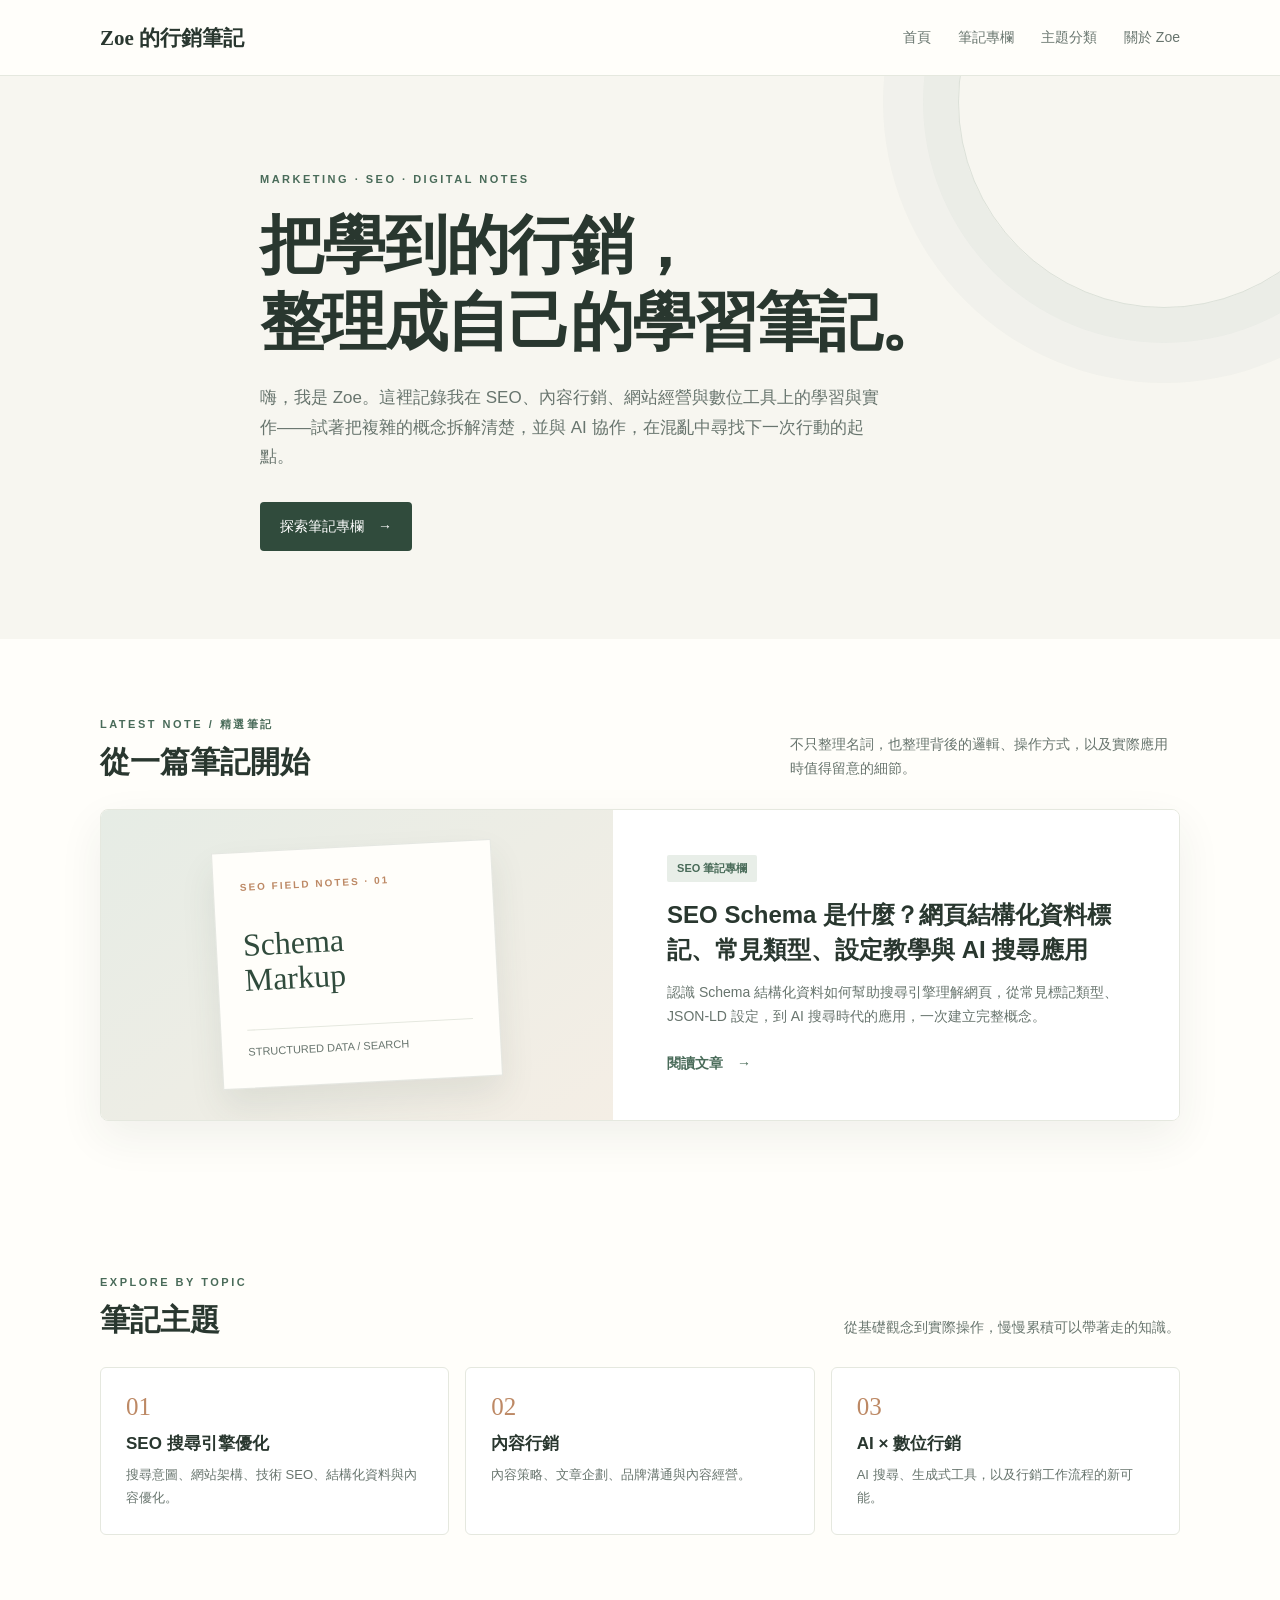
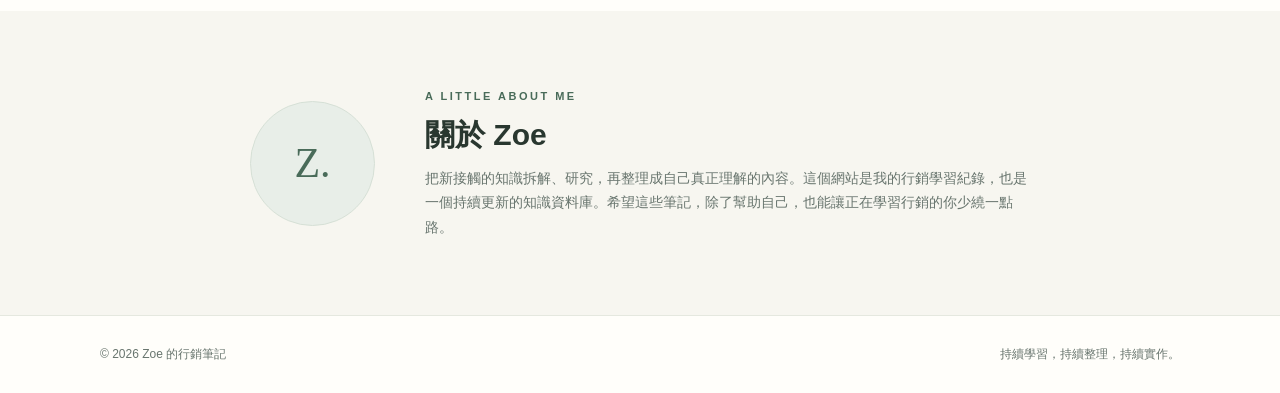
<file: index.html>
<!DOCTYPE html>
<html lang="zh-Hant">
<head>
<meta charset="UTF-8">
<meta name="viewport" content="width=device-width, initial-scale=1">
<meta name="description" content="Zoe 的行銷筆記，整理 SEO、內容行銷、網站經營與 AI 搜尋知識，將學習轉化為容易理解、能實際應用的筆記。">
<meta name="google-site-verification" content="IgwA5OjmH6BTeGOnSj_ssoA7mbiXDVjH2FtRl_TwZJs" />
<title>Zoe 的行銷筆記｜把行銷知識整理成自己的方法</title>
<link rel=”icon” href=”./images/logo.ico”>
<style>
:root{--ink:#29372f;--green:#496b59;--deep:#304b3c;--muted:#68756e;--cream:#f7f6f0;--sage:#e8eee8;--line:#e5e8df;--accent:#bd8965}
*{box-sizing:border-box}html{scroll-behavior:smooth}body{margin:0;background:#fffefa;color:var(--ink);font-family:-apple-system,BlinkMacSystemFont,"Segoe UI","Noto Sans TC",sans-serif;line-height:1.75}a{color:inherit;text-decoration:none}.wrap{width:min(1080px,calc(100% - 44px));margin:auto}
header{height:76px;border-bottom:1px solid var(--line);display:flex;align-items:center;background:#fffefa}.nav{display:flex;justify-content:space-between;align-items:center;gap:24px}.brand{font:700 21px Georgia,serif}.brand span{color:var(--green)}nav{display:flex;gap:27px;color:var(--muted);font-size:14px}nav a:hover,.read:hover{color:var(--accent)}
.hero{background:var(--cream);padding:94px 0 88px;position:relative;overflow:hidden}.hero:after{content:"";position:absolute;width:410px;height:410px;border:1px solid #496b5928;border-radius:50%;right:-90px;top:-180px;box-shadow:0 0 0 35px #496b5909,0 0 0 75px #496b5908}.hero-inner{position:relative;z-index:1;max-width:760px}.eyebrow,.kicker{font-size:11px;letter-spacing:2.5px;font-weight:700;color:var(--green)}h1{font-size:clamp(38px,6vw,64px);line-height:1.2;letter-spacing:-2px;margin:18px 0 22px}h1 em{font-family:Georgia,serif;color:var(--green);font-weight:500}.hero p{max-width:620px;color:var(--muted);font-size:17px;margin:0 0 30px}.button{display:inline-block;background:var(--deep);color:white;padding:12px 20px;border-radius:4px;font-size:14px}.button:hover{background:var(--green)}
section{padding:76px 0}.section-top{display:flex;justify-content:space-between;align-items:end;gap:24px;margin-bottom:28px}h2{font-size:30px;line-height:1.3;margin:8px 0 0}.section-note{max-width:390px;color:var(--muted);font-size:14px}
.featured{display:grid;grid-template-columns:.95fr 1.05fr;border:1px solid var(--line);border-radius:8px;overflow:hidden;box-shadow:0 16px 45px #27352f12}.visual{background:linear-gradient(145deg,#e6ece5,#f4eee5);min-height:310px;display:grid;place-items:center;padding:35px}.paper{width:min(280px,100%);aspect-ratio:1.18;background:#fffefa;border:1px solid #304b3c20;padding:26px;box-shadow:0 18px 35px #304b3c18;transform:rotate(-3deg);display:flex;flex-direction:column;justify-content:space-between}.paper small{font-size:10px;letter-spacing:2px;color:var(--accent);font-weight:bold}.paper strong{font:32px/1.1 Georgia,serif;color:var(--deep)}.paper span{font-size:11px;color:var(--muted);border-top:1px solid var(--line);padding-top:12px}.copy{background:white;padding:42px clamp(25px,5vw,54px);display:flex;flex-direction:column;justify-content:center}.tag{background:var(--sage);color:var(--green);font-size:11px;font-weight:bold;padding:4px 10px;width:max-content;border-radius:2px}.copy h3{font-size:24px;line-height:1.45;margin:16px 0 12px}.copy p{font-size:14px;color:var(--muted);margin:0 0 22px}.read{font-size:14px;color:var(--green);font-weight:bold}
.topics{display:grid;grid-template-columns:repeat(3,1fr);gap:16px}.topic{border:1px solid var(--line);border-radius:6px;padding:25px;background:white}.num{font:25px Georgia,serif;color:var(--accent)}.topic h3{font-size:17px;margin:8px 0 5px}.topic p{font-size:13px;color:var(--muted);margin:0}
.about{background:var(--cream)}.about-inner{display:grid;grid-template-columns:140px 1fr;gap:35px;align-items:center;max-width:780px;margin:auto}.avatar{width:125px;height:125px;border-radius:50%;display:grid;place-items:center;background:var(--sage);border:1px solid #d6e0d6;color:var(--green);font:42px Georgia,serif}.about p{color:var(--muted);font-size:14px;margin:12px 0 0}footer{border-top:1px solid var(--line);padding:28px 0;color:var(--muted);font-size:12px}.foot{display:flex;justify-content:space-between;gap:20px}
@media(max-width:700px){header{height:auto;padding:17px 0}.nav{align-items:flex-start;flex-direction:column;gap:12px}nav{gap:17px;flex-wrap:wrap}.hero{padding:68px 0}.featured{grid-template-columns:1fr}.visual{min-height:230px}.topics{grid-template-columns:1fr}.section-top{display:block}.section-note{margin-top:12px}.about-inner{grid-template-columns:1fr;gap:18px}.avatar{width:90px;height:90px;font-size:32px}.foot{flex-direction:column;gap:5px}}
</style>
<script type="application/ld+json">
{"@context":"https://schema.org","@graph":[
{"@type":"Organization","@id":"https://www.example.com/#organization","name":"Zoe 的行銷筆記","url":"https://www.example.com/"},
{"@type":"WebSite","@id":"https://www.example.com/#website","url":"https://www.example.com/","name":"Zoe 的行銷筆記","publisher":{"@id":"https://www.example.com/#organization"},"inLanguage":"zh-Hant"},
{"@type":"WebPage","@id":"https://www.example.com/#webpage","url":"https://www.example.com/","name":"Zoe 的行銷筆記｜把行銷知識整理成自己的方法","isPartOf":{"@id":"https://www.example.com/#website"},"inLanguage":"zh-Hant"}
]}
</script>
</head>
<body>
<header><div class="wrap nav">
<a class="brand" href="index.html">Zoe 的行銷筆記</a>
<nav aria-label="主要導覽"><a href="#home">首頁</a><a href="#notes">筆記專欄</a><a href="#topics">主題分類</a><a href="#about">關於 Zoe</a></nav>
</div></header>
<main>
<section class="hero" id="home"><div class="wrap hero-inner">
<div class="eyebrow">MARKETING · SEO · DIGITAL NOTES</div>
<h1>把學到的行銷，<br>整理成自己的學習筆記。</h1>
<p>嗨，我是 Zoe。這裡記錄我在 SEO、內容行銷、網站經營與數位工具上的學習與實作——試著把複雜的概念拆解清楚，並與 AI 協作，在混亂中尋找下一次行動的起點。</p>
<a class="button" href="#notes">探索筆記專欄　→</a>
</div></section>
<section id="notes"><div class="wrap">
<div class="section-top"><div><div class="kicker">LATEST NOTE / 精選筆記</div><h2>從一篇筆記開始</h2></div><div class="section-note">不只整理名詞，也整理背後的邏輯、操作方式，以及實際應用時值得留意的細節。</div></div>
<article class="featured">
<div class="visual"><div class="paper"><small>SEO FIELD NOTES · 01</small><strong>Schema<br>Markup</strong><span>STRUCTURED DATA / SEARCH</span></div></div>
<div class="copy"><span class="tag">SEO 筆記專欄</span><h3>SEO Schema 是什麼？網頁結構化資料標記、常見類型、設定教學與 AI 搜尋應用</h3><p>認識 Schema 結構化資料如何幫助搜尋引擎理解網頁，從常見標記類型、JSON-LD 設定，到 AI 搜尋時代的應用，一次建立完整概念。</p><a class="read" href="seo-schema-guide-with-schema.html">閱讀文章　→</a></div>
</article>
</div></section>
<section id="topics"><div class="wrap">
<div class="section-top"><div><div class="kicker">EXPLORE BY TOPIC</div><h2>筆記主題</h2></div><div class="section-note">從基礎觀念到實際操作，慢慢累積可以帶著走的知識。</div></div>
<div class="topics">
<article class="topic"><div class="num">01</div><h3>SEO 搜尋引擎優化</h3><p>搜尋意圖、網站架構、技術 SEO、結構化資料與內容優化。</p></article>
<article class="topic"><div class="num">02</div><h3>內容行銷</h3><p>內容策略、文章企劃、品牌溝通與內容經營。</p></article>
<article class="topic"><div class="num">03</div><h3>AI × 數位行銷</h3><p>AI 搜尋、生成式工具，以及行銷工作流程的新可能。</p></article>
</div></div></section>
<section class="about" id="about"><div class="wrap about-inner">
<div class="avatar" aria-hidden="true">Z.</div><div><div class="kicker">A LITTLE ABOUT ME</div><h2>關於 Zoe</h2><p>把新接觸的知識拆解、研究，再整理成自己真正理解的內容。這個網站是我的行銷學習紀錄，也是一個持續更新的知識資料庫。希望這些筆記，除了幫助自己，也能讓正在學習行銷的你少繞一點路。</p></div>
</div></section>
</main>
<footer><div class="wrap foot"><span>© 2026 Zoe 的行銷筆記</span><span>持續學習，持續整理，持續實作。</span></div></footer>
</body></html>
</file>
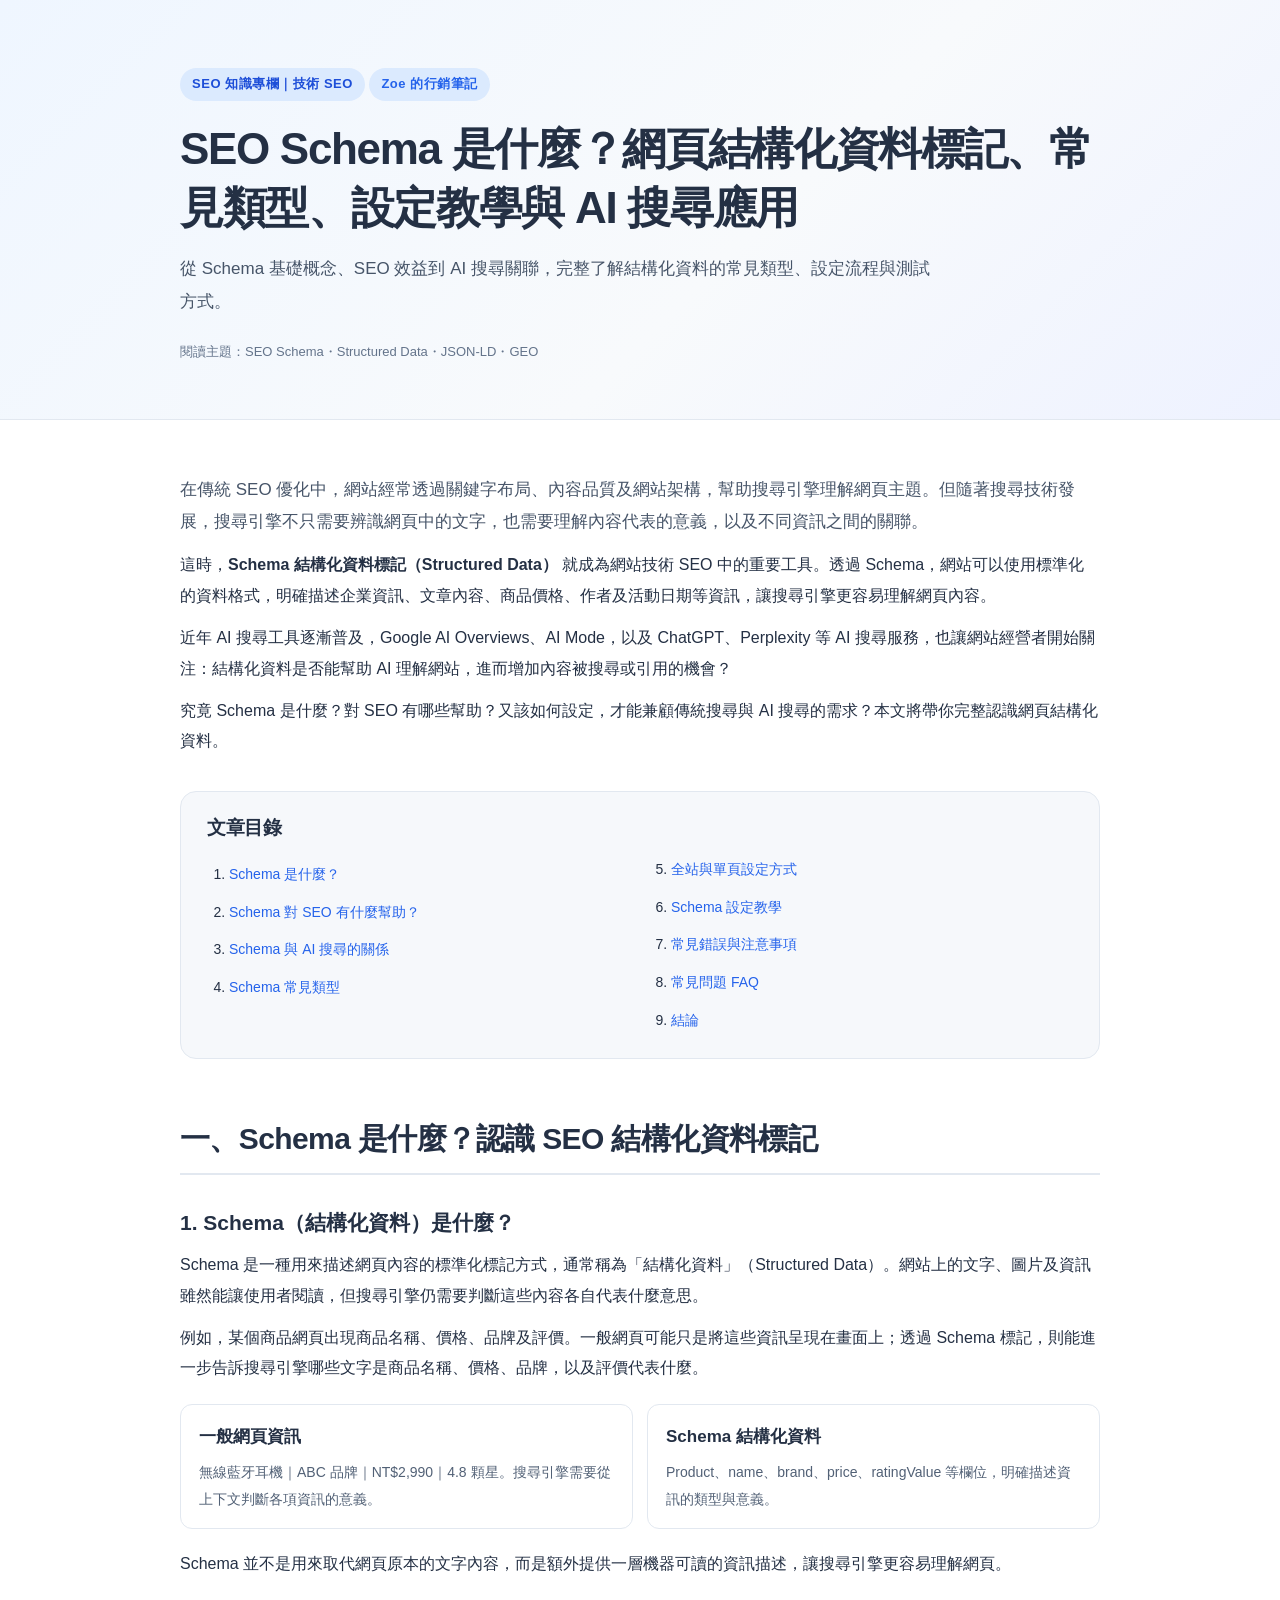
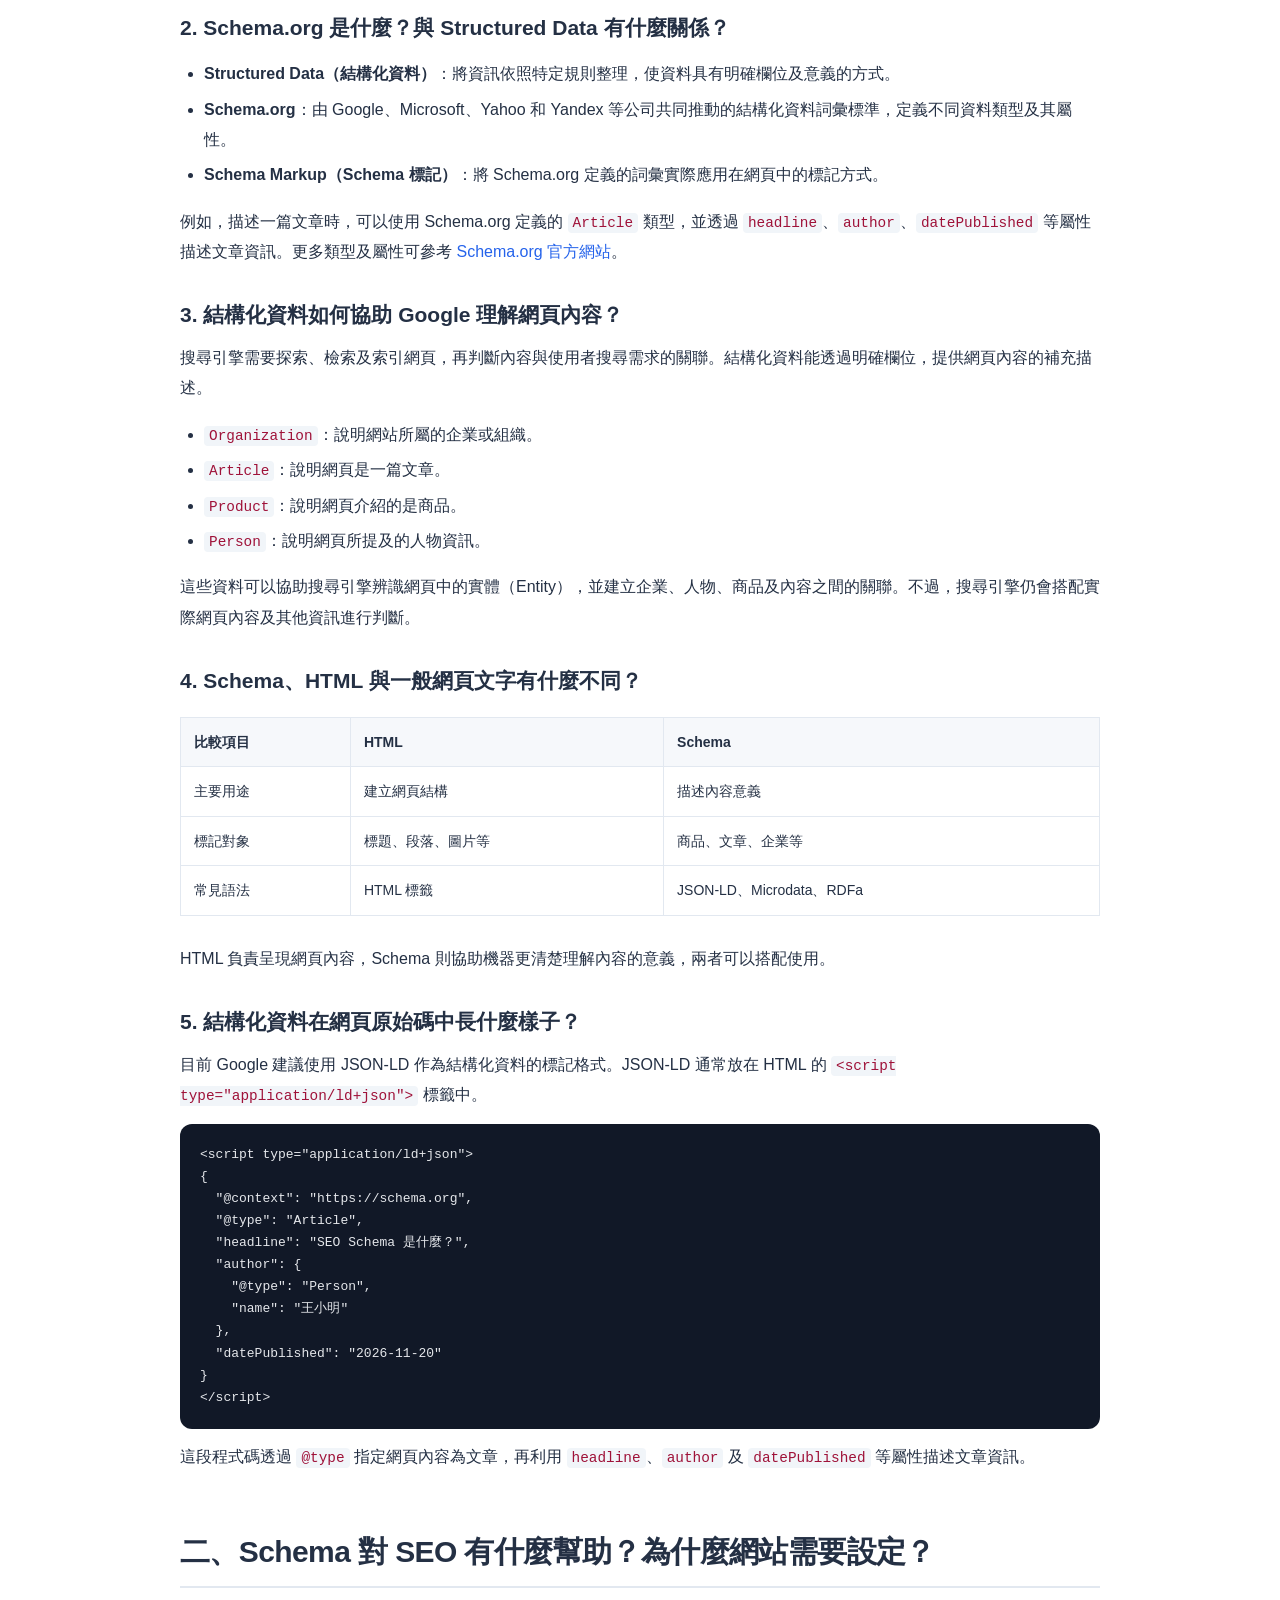
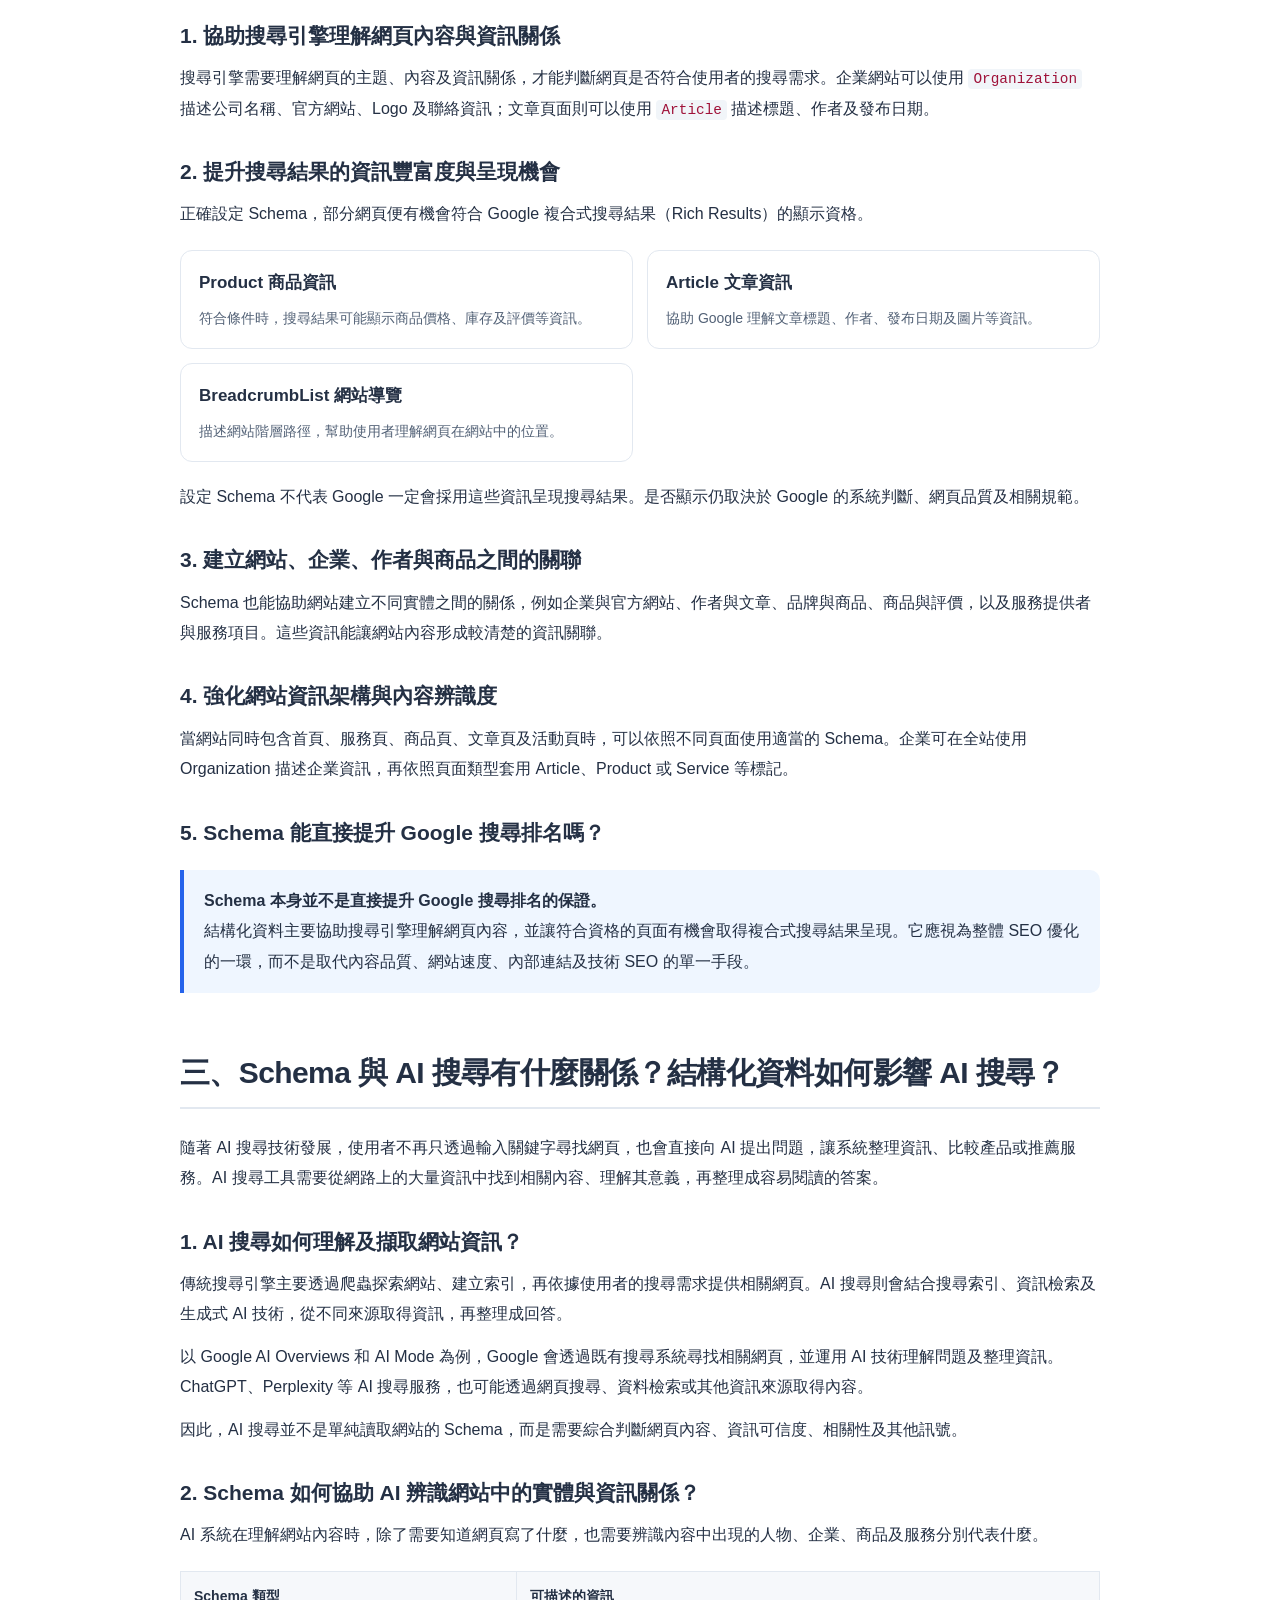
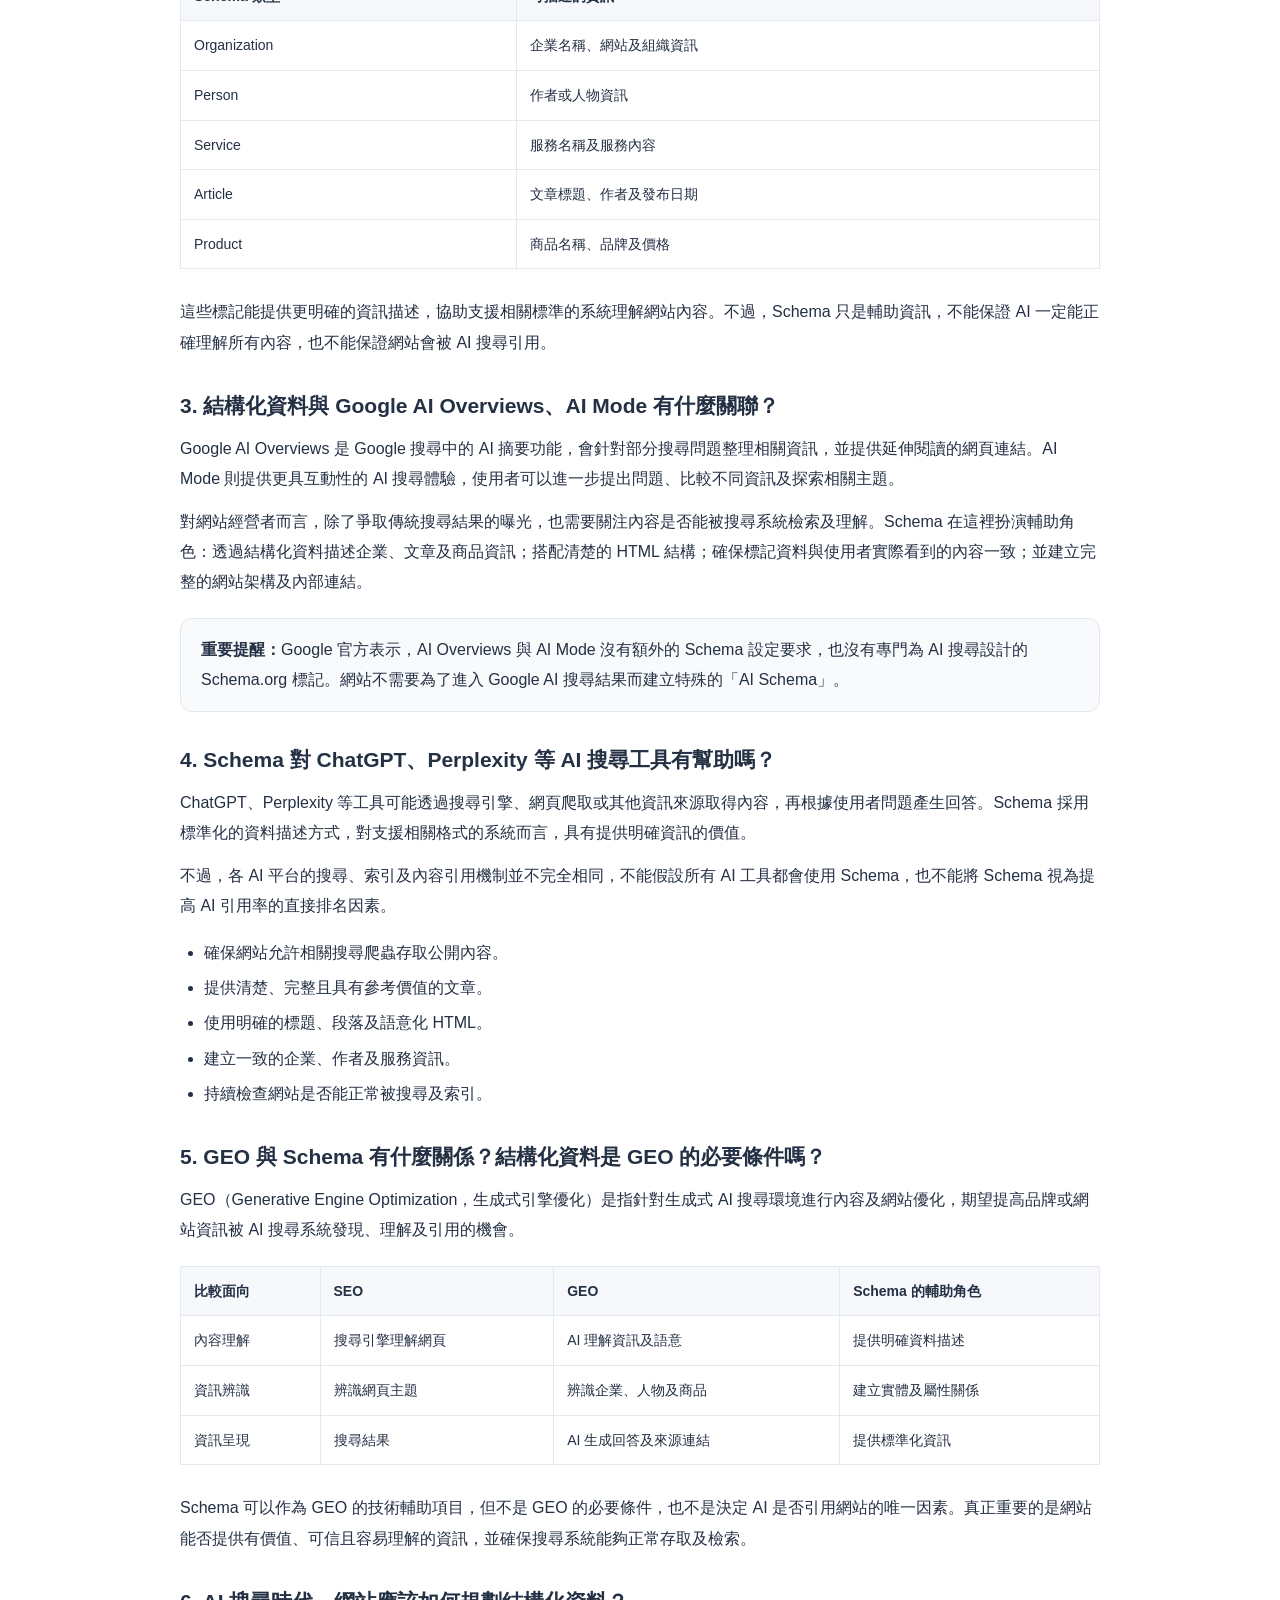
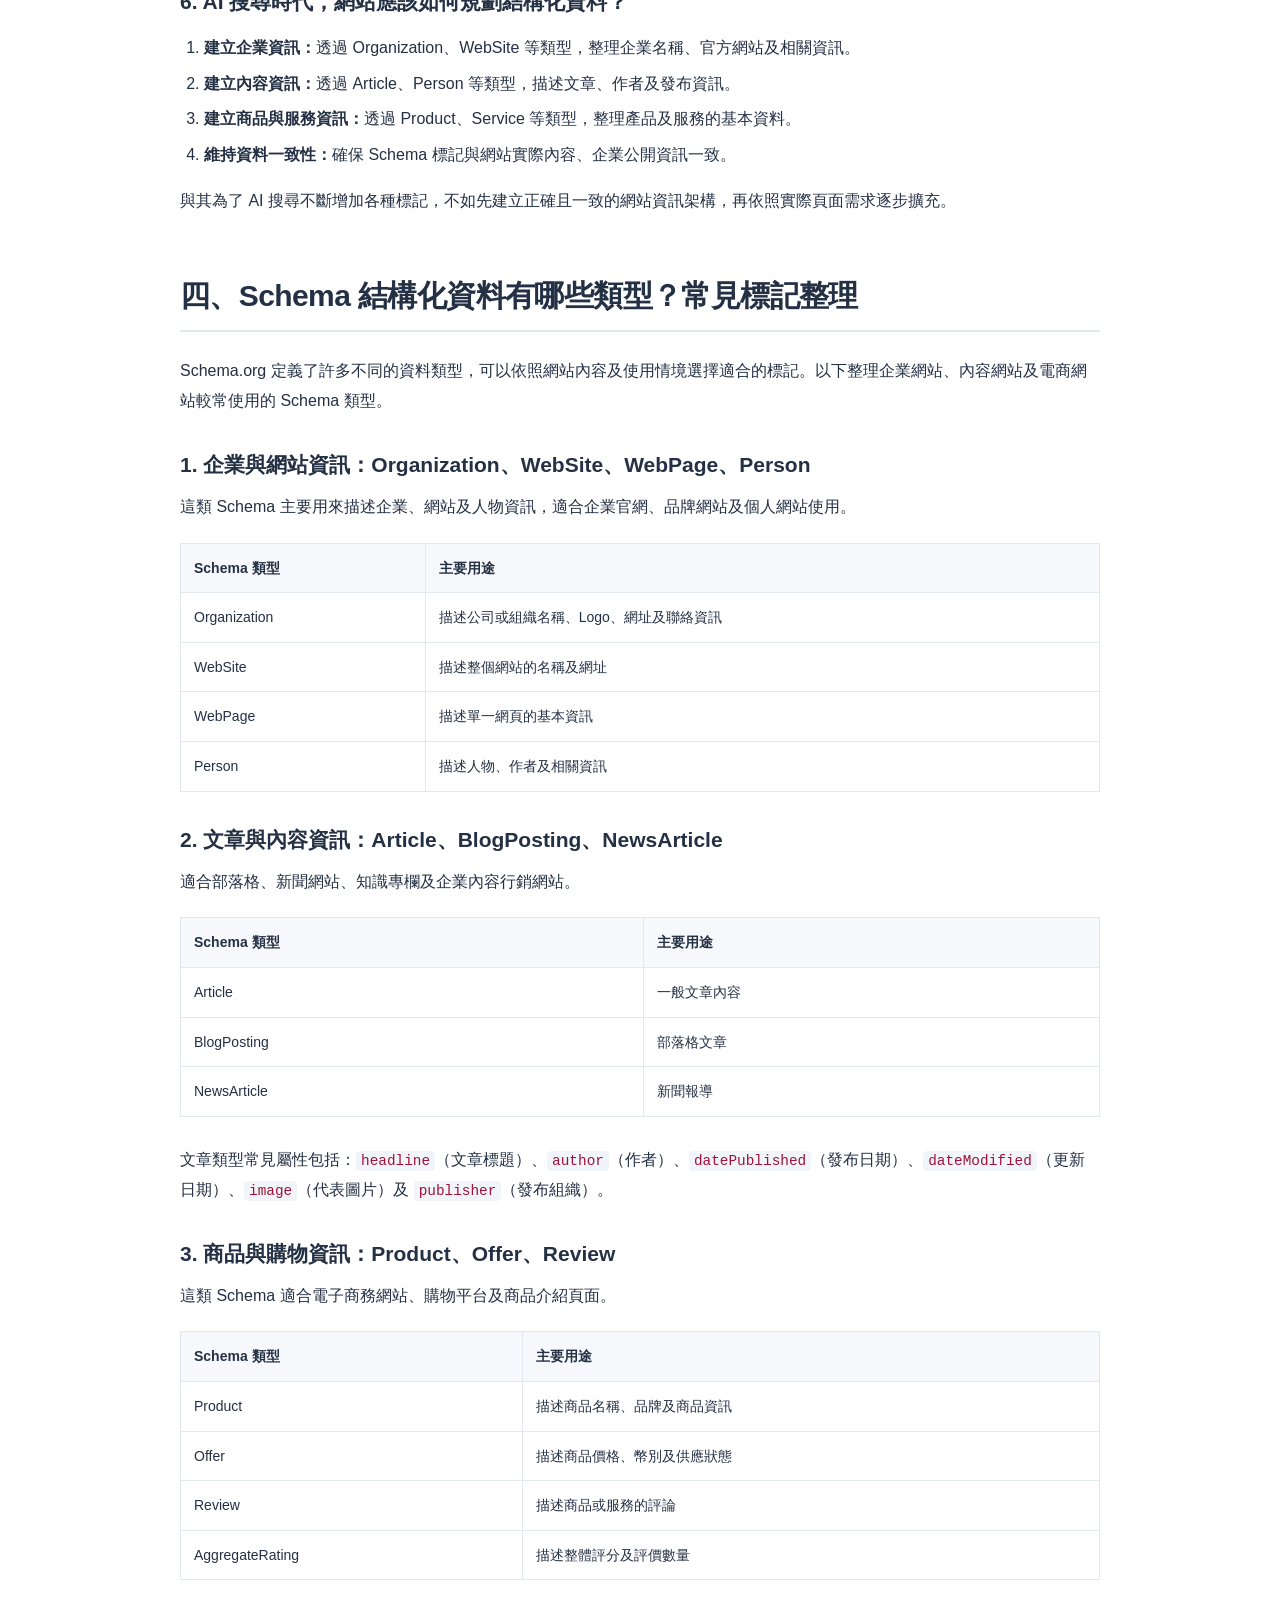
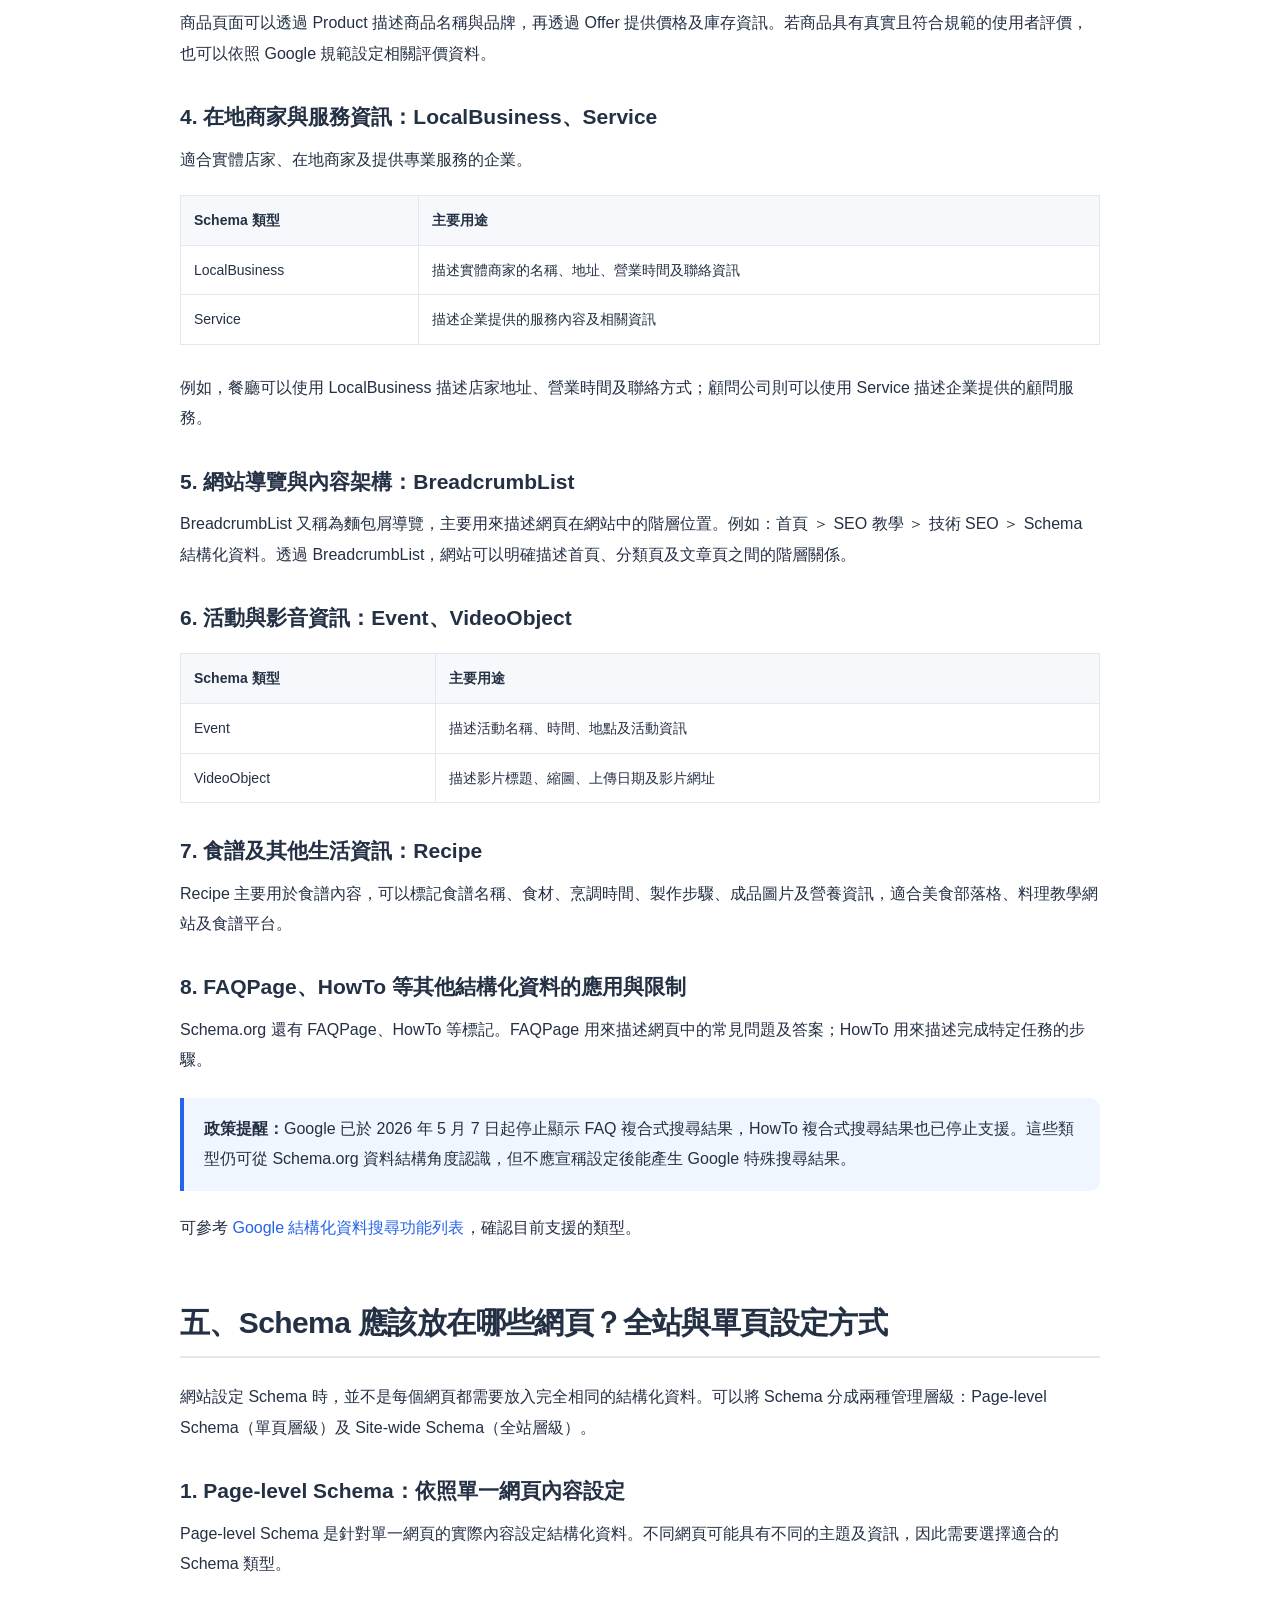
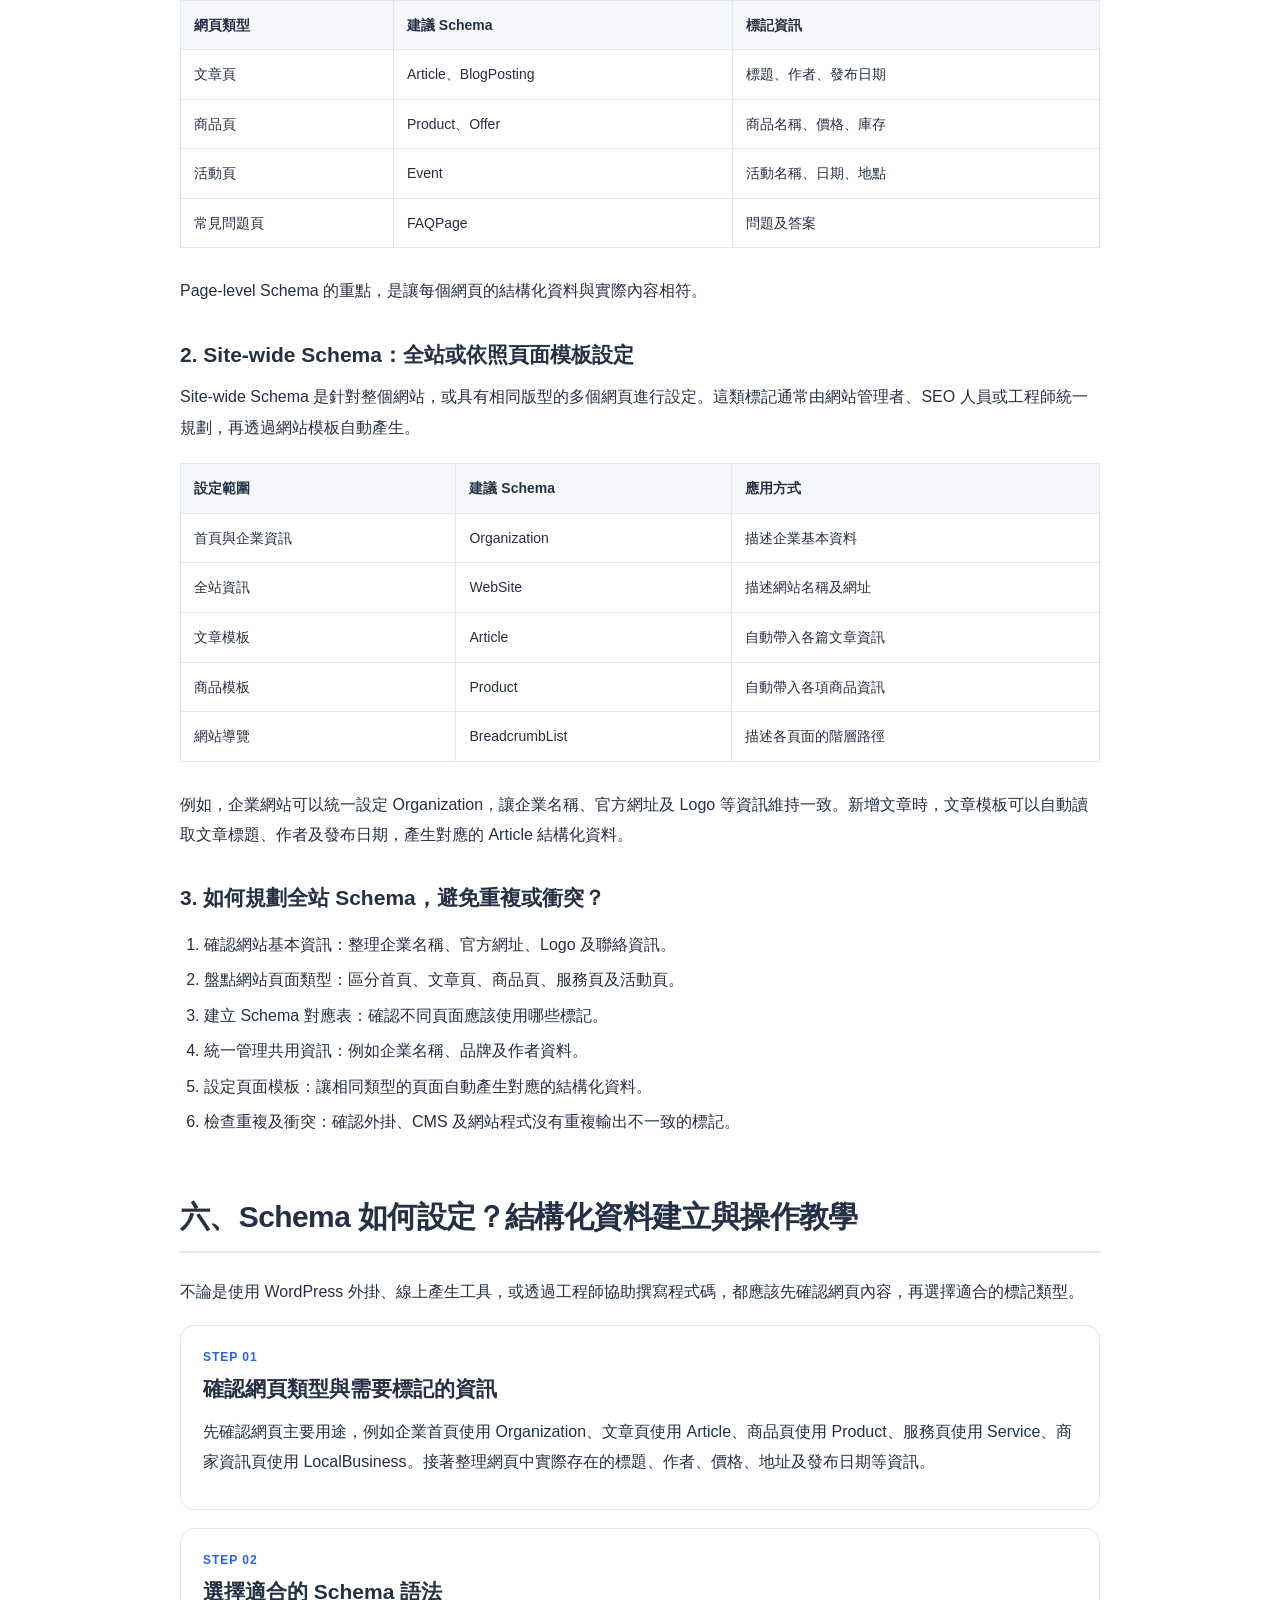
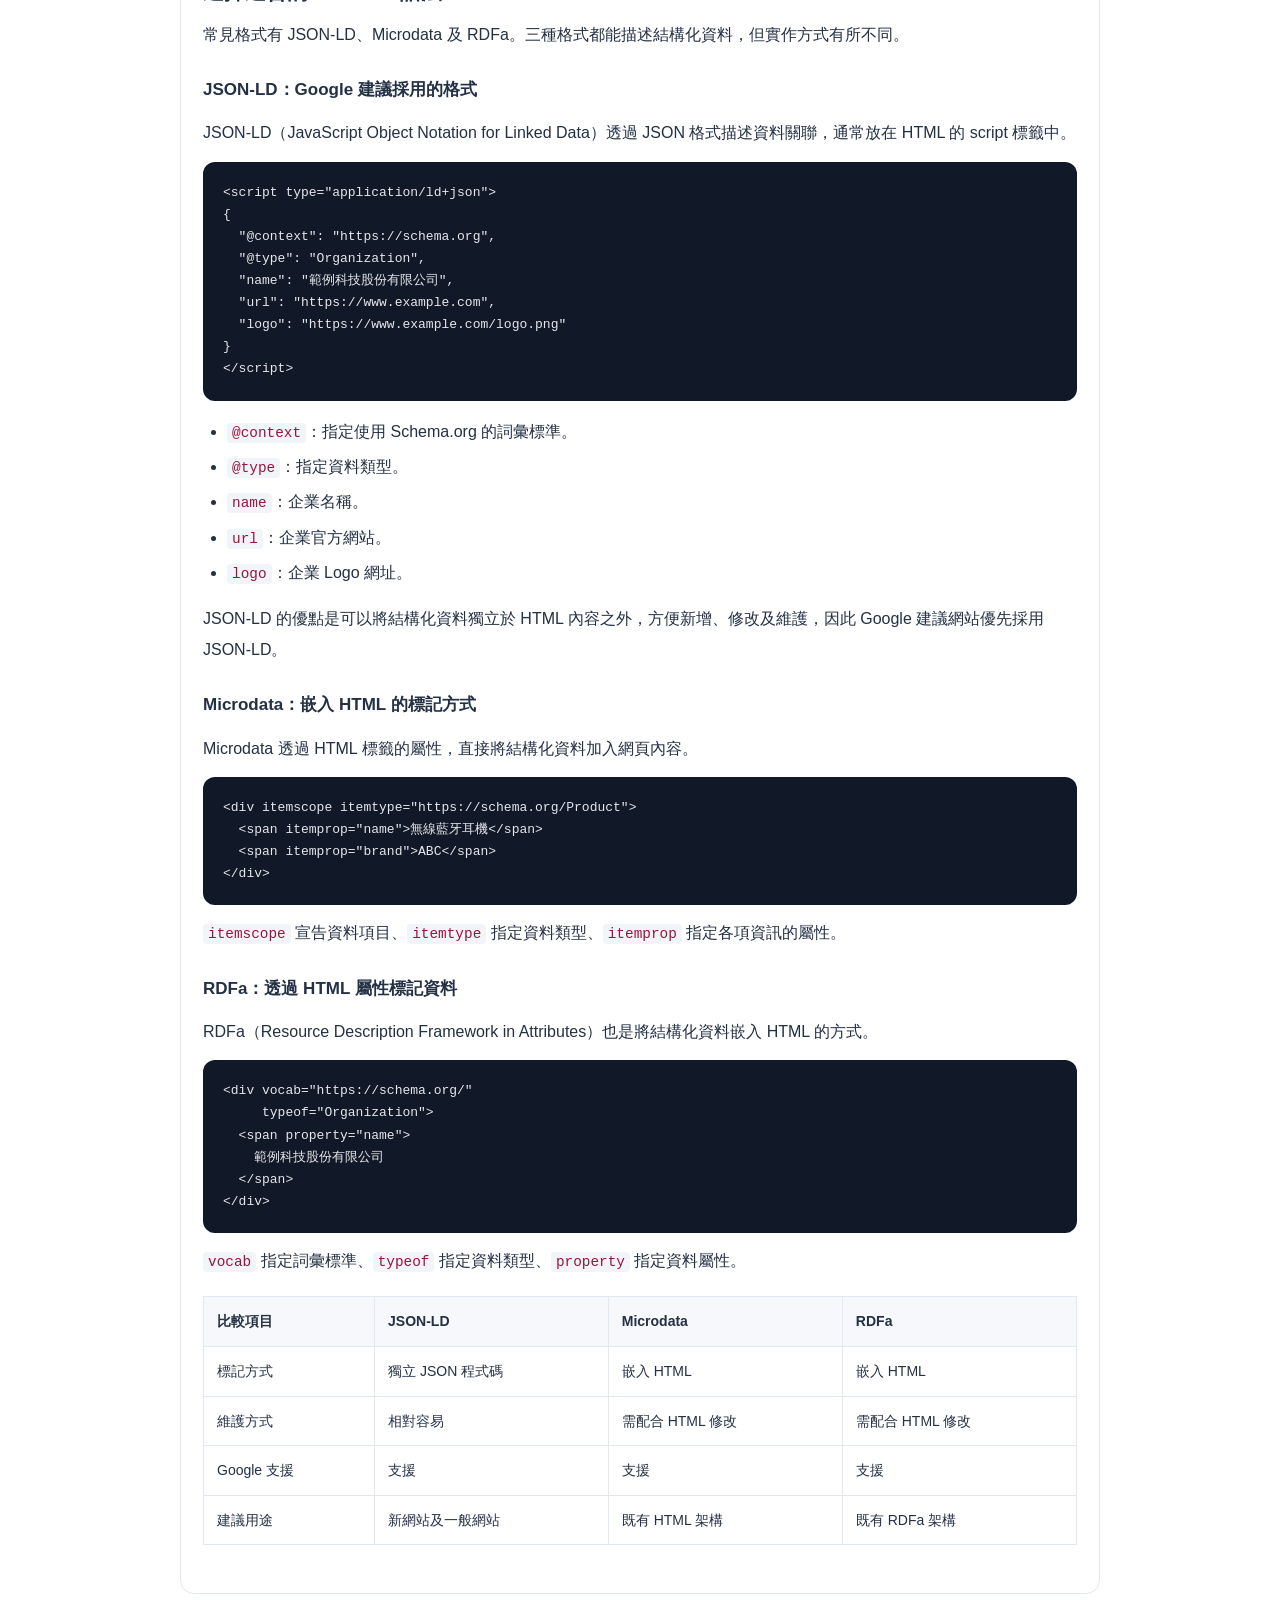
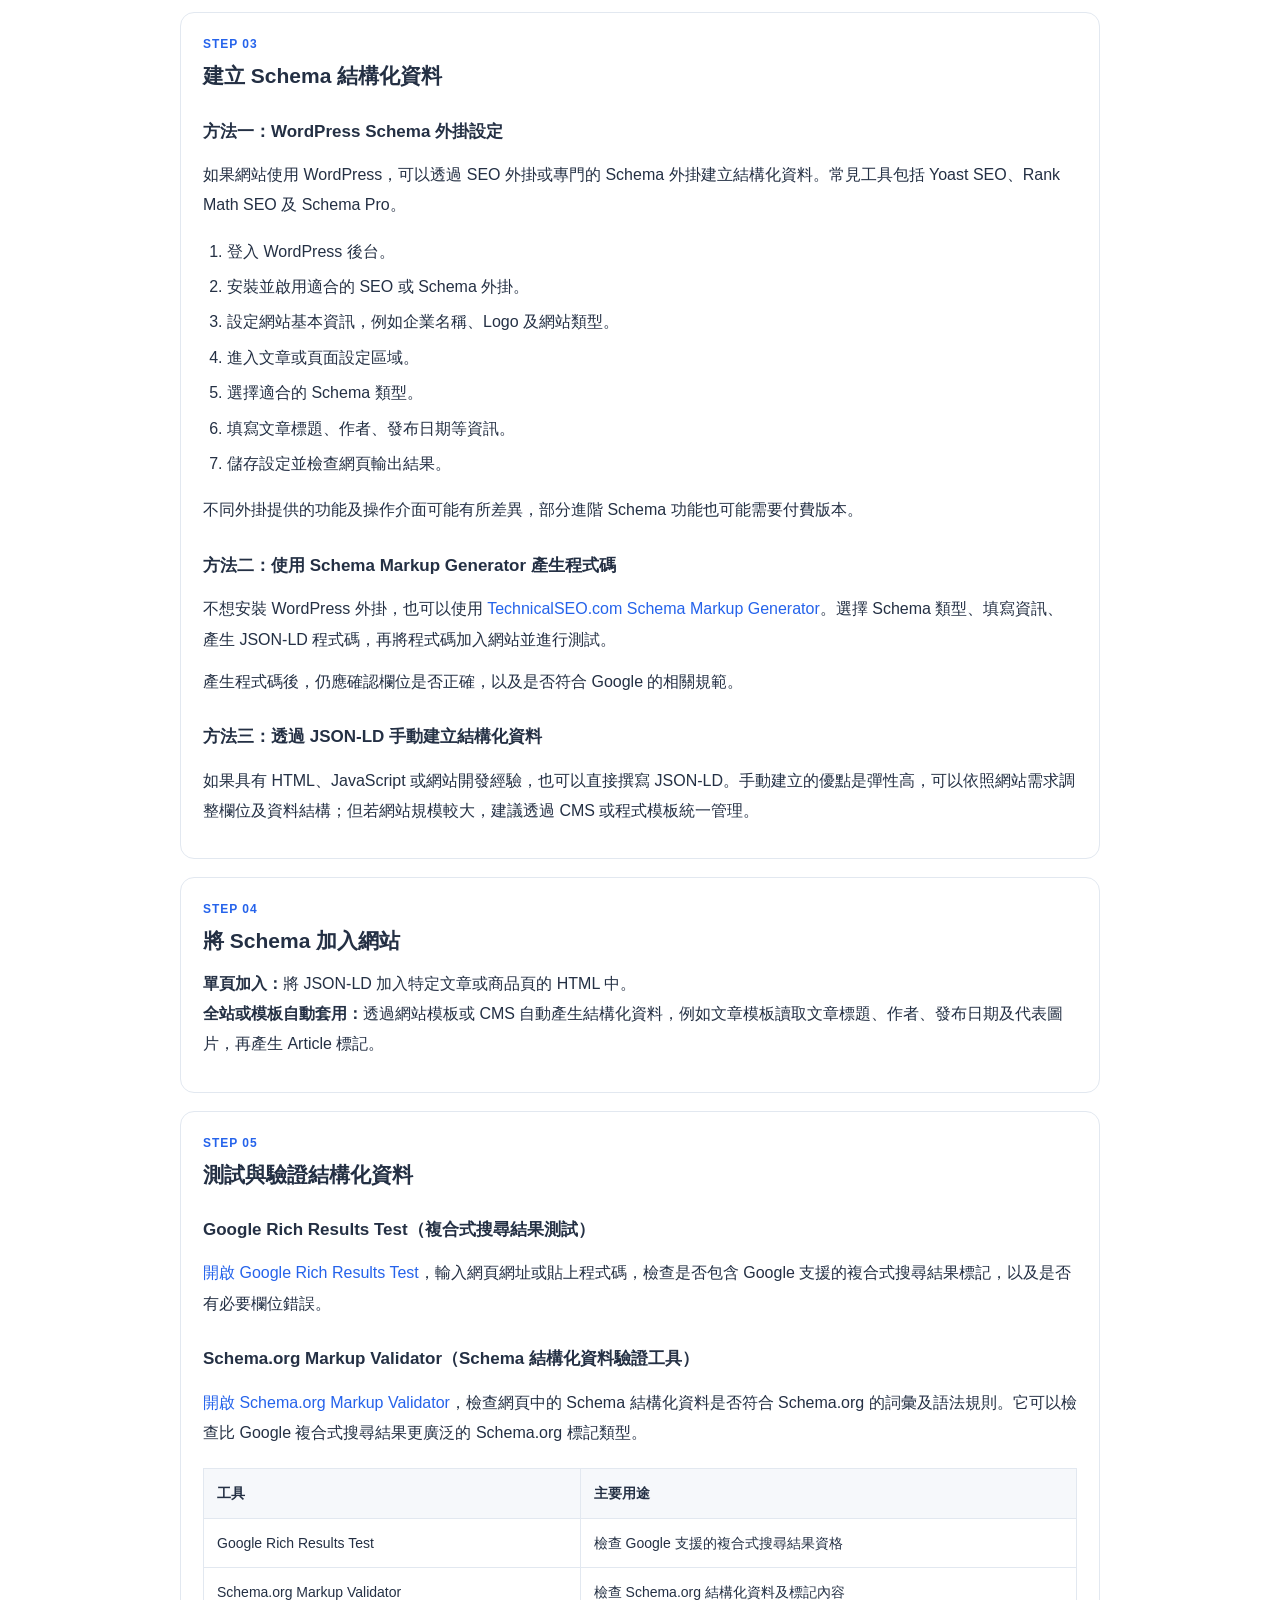
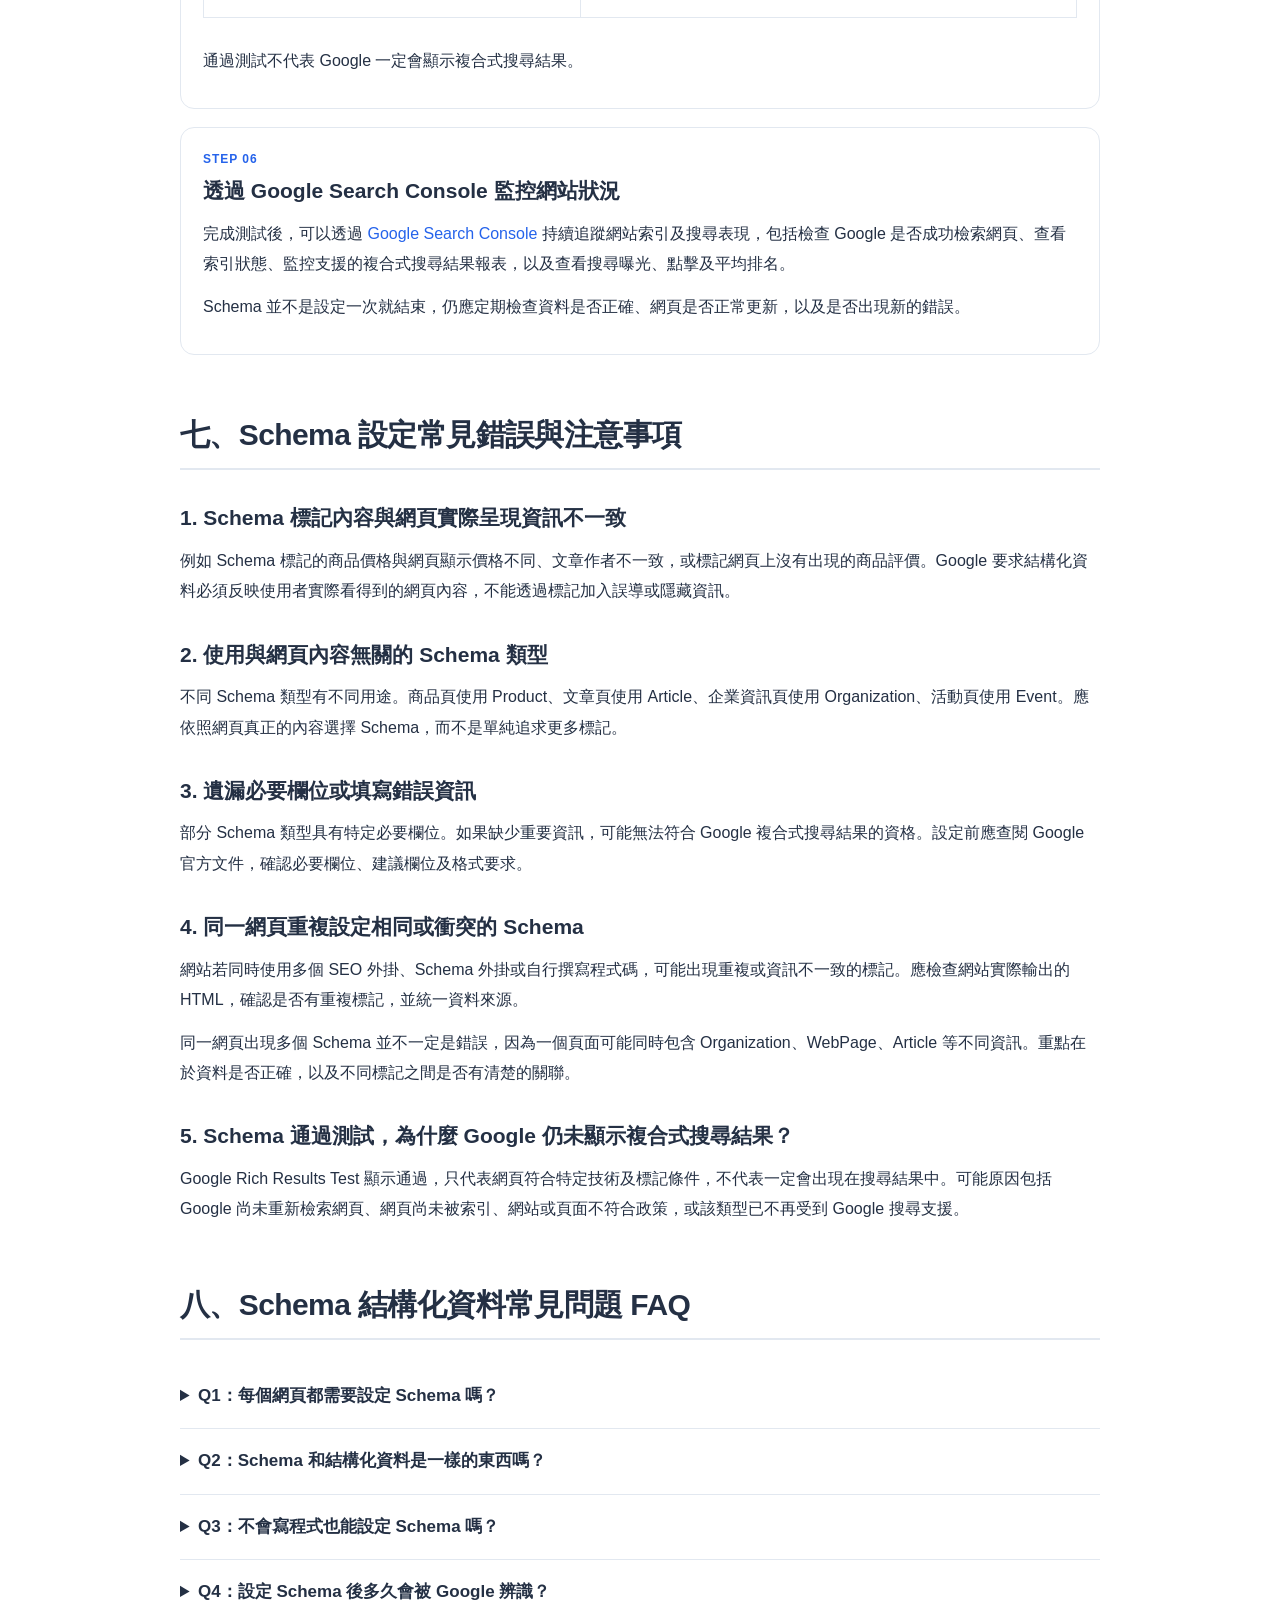
<file: seo-schema-guide-with-schema.html>
<!DOCTYPE html>
<html lang="zh-Hant">
<head>
  <meta charset="UTF-8">
  <meta name="viewport" content="width=device-width, initial-scale=1.0">
  <!-- Open Graph 社群分享設定 -->
  <meta property="og:type" content="article">
  <meta property="og:title" content="SEO Schema 是什麼？網頁結構化資料標記、常見類型、設定教學與 AI 搜尋應用">
  <meta property="og:description" content="從 Schema 基礎概念、SEO 效益到 AI 搜尋關聯，完整了解結構化資料的常見類型、設定流程與測試方式。">
  <meta property="og:url" content="https://huang77889.github.io/Marketing-Notes/seo-schema-guide-with-schema.html">
  <meta property="og:site_name" content="Zoe 的行銷筆記">
  <meta name="description" content="完整認識 SEO Schema 網頁結構化資料標記，了解 Schema 對 SEO 與 AI 搜尋的關聯、常見類型、設定流程、測試工具及常見問題。">
  <meta name="keywords" content="SEO Schema, Schema, 結構化資料, 網頁結構化資料標記, JSON-LD, AI搜尋, GEO">
  <link rel="canonical" href="https://huang77889.github.io/Marketing-Notes/seo-schema-guide-with-schema.html">
  <title>SEO Schema 是什麼？網頁結構化資料標記、常見類型、設定教學與 AI 搜尋應用</title>
  <link rel="stylesheet" href="seo-blog.css">
  <link rel=”icon” href=”./images/logo.ico”>
  <!--Schema 結構化資料（JSON-LD） -->
  <script type="application/ld+json">
  {
    "@context": "https://schema.org",
    "@graph": [
      {
        "@type": "Organization",
        "@id": "https://huang77889.github.io/Marketing-Notes/#organization",
        "name": "Zoe 的行銷筆記",
        "url": "https://huang77889.github.io/Marketing-Notes/"
      },
      {
        "@type": "WebSite",
        "@id": "https://huang77889.github.io/Marketing-Notes/#website",
        "url": "https://huang77889.github.io/Marketing-Notes/",
        "name": "Zoe 的行銷筆記",
        "publisher": {
          "@id": "https://huang77889.github.io/Marketing-Notes/#organization"
        },
        "inLanguage": "zh-Hant"
      },
      {
        "@type": "WebPage",
        "@id": "https://huang77889.github.io/Marketing-Notes/seo-schema-guide-with-schema.html#webpage",
        "url": "https://huang77889.github.io/Marketing-Notes/seo-schema-guide-with-schema.html",
        "name": "SEO Schema 是什麼？網頁結構化資料標記、常見類型、設定教學與 AI 搜尋應用",
        "description": "從 Schema 基礎概念、SEO 效益到 AI 搜尋關聯，完整了解結構化資料的常見類型、設定流程與測試方式。",
        "isPartOf": {
          "@id": "https://huang77889.github.io/Marketing-Notes/#website"
        },
        "inLanguage": "zh-Hant",
        "breadcrumb": {
          "@id": "https://huang77889.github.io/Marketing-Notes/seo-schema-guide-with-schema.html#breadcrumb"
        },
        "mainEntity": {
          "@id": "https://huang77889.github.io/Marketing-Notes/seo-schema-guide-with-schema.html#article"
        }
      },
      {
        "@type": "BlogPosting",
        "@id": "https://huang77889.github.io/Marketing-Notes/seo-schema-guide-with-schema.html#article",
        "mainEntityOfPage": {
          "@id": "https://huang77889.github.io/Marketing-Notes/seo-schema-guide-with-schema.html#webpage"
        },
        "headline": "SEO Schema 是什麼？網頁結構化資料標記、常見類型、設定教學與 AI 搜尋應用",
        "description": "從 Schema 基礎概念、SEO 效益到 AI 搜尋關聯，完整了解結構化資料的常見類型、設定流程與測試方式。",
        "author": {
          "@type": "Person",
          "name": "Zoe"
        },
        "publisher": {
          "@id": "https://huang77889.github.io/Marketing-Notes/#organization"
        },
        "inLanguage": "zh-Hant"
      },
      {
        "@type": "BreadcrumbList",
        "@id": "https://huang77889.github.io/Marketing-Notes/seo-schema-guide-with-schema.html#breadcrumb",
        "itemListElement": [
          {
            "@type": "ListItem",
            "position": 1,
            "name": "首頁",
            "item": "https://huang77889.github.io/Marketing-Notes/"
          },
          {
            "@type": "ListItem",
            "position": 2,
            "name": "SEO 筆記專欄",
            "item": "https://huang77889.github.io/Marketing-Notes/#notes"
          },
          {
            "@type": "ListItem",
            "position": 3,
            "name": "SEO Schema 是什麼？網頁結構化資料標記、常見類型、設定教學與 AI 搜尋應用",
            "item": "https://huang77889.github.io/Marketing-Notes/seo-schema-guide-with-schema.html"
          }
        ]
      }
    ]
  }
  </script>

  <!-- FAQPage Schema：SEO Schema 文章常見問題 -->
  <script type="application/ld+json">
  {
    "@context": "https://schema.org",
    "@type": "FAQPage",
    "@id": "https://huang77889.github.io/Marketing-Notes/seo-schema-guide-with-schema.html#faq",
    "mainEntity": [
      {
        "@type": "Question",
        "name": "每個網頁都需要設定 Schema 嗎？",
        "acceptedAnswer": {
          "@type": "Answer",
          "text": "不一定。Schema 應依照網頁內容及用途選擇適合的類型，不需要為了設定而讓每個頁面都加入大量標記。例如企業首頁可以設定 Organization，文章頁可以設定 Article，商品頁則可以設定 Product。"
        }
      },
      {
        "@type": "Question",
        "name": "Schema 和結構化資料是一樣的東西嗎？",
        "acceptedAnswer": {
          "@type": "Answer",
          "text": "兩者相關，但不完全相同。結構化資料是將資訊依照特定規則整理的概念；Schema.org 則提供標準化詞彙及資料類型。一般所說的 Schema 標記，就是使用 Schema.org 定義的資料類型及屬性，在網頁中建立結構化資料。"
        }
      },
      {
        "@type": "Question",
        "name": "不會寫程式也能設定 Schema 嗎？",
        "acceptedAnswer": {
          "@type": "Answer",
          "text": "可以。WordPress 使用者可以透過 Yoast SEO、Rank Math 等外掛協助建立部分結構化資料，也可以使用線上 Schema Markup Generator 產生 JSON-LD 程式碼，再請網站管理者協助加入網頁。"
        }
      },
      {
        "@type": "Question",
        "name": "設定 Schema 後多久會被 Google 辨識？",
        "acceptedAnswer": {
          "@type": "Answer",
          "text": "沒有固定時間。Google 需要先檢索網頁，再處理及判斷相關資訊。可以透過 Google Search Console 檢查網頁索引狀態，必要時使用網址檢查工具要求重新建立索引。即使 Google 已讀取 Schema，也不代表一定會顯示複合式搜尋結果。"
        }
      },
      {
        "@type": "Question",
        "name": "Schema 可以幫助網站出現在 AI 搜尋結果嗎？",
        "acceptedAnswer": {
          "@type": "Answer",
          "text": "Schema 可以透過標準化欄位，協助支援相關格式的系統理解網站中的企業、人物、商品及文章資訊。但 AI 搜尋系統是否會讀取、使用或引用這些資料，仍取決於各平台的檢索及內容判斷機制。"
        }
      },
      {
        "@type": "Question",
        "name": "設定 Schema 就能提升 GEO 成效嗎？",
        "acceptedAnswer": {
          "@type": "Answer",
          "text": "不一定。GEO 除了涉及網站資訊結構，也與內容品質、資訊可信度、網站可檢索性及主題完整度有關。Schema 可以協助描述資訊，但不能取代高品質內容及完整的 SEO 基礎。"
        }
      },
      {
        "@type": "Question",
        "name": "FAQ Schema 現在還有設定的必要嗎？",
        "acceptedAnswer": {
          "@type": "Answer",
          "text": "FAQPage 仍是 Schema.org 定義的資料類型，可以用來描述網頁中的問題與答案。但 Google 已停止顯示 FAQ 複合式搜尋結果，因此一般網站不應再為了取得 Google FAQ 展開式搜尋結果而設定這項標記。若網站有常見問題內容，仍應以使用者閱讀需求為主，將問題與答案清楚呈現在網頁上。"
        }
      }
    ]
  }
  </script>
</head>
<body>

  <header class="hero">
    <div class="hero-inner">
      <span class="eyebrow">SEO 知識專欄｜技術 SEO</span> 
      <span class="eyebrow">
        <a class="brand" href="https://huang77889.github.io/Marketing-Notes/">
          Zoe 的行銷筆記
        </a>
      </span>
      <h1>SEO Schema 是什麼？網頁結構化資料標記、常見類型、設定教學與 AI 搜尋應用</h1>
      <p>從 Schema 基礎概念、SEO 效益到 AI 搜尋關聯，完整了解結構化資料的常見類型、設定流程與測試方式。</p>
      <div class="meta">閱讀主題：SEO Schema・Structured Data・JSON-LD・GEO</div>
    </div>
  </header>

  <main>
    <p class="intro">在傳統 SEO 優化中，網站經常透過關鍵字布局、內容品質及網站架構，幫助搜尋引擎理解網頁主題。但隨著搜尋技術發展，搜尋引擎不只需要辨識網頁中的文字，也需要理解內容代表的意義，以及不同資訊之間的關聯。</p>
    <p>這時，<strong>Schema 結構化資料標記（Structured Data）</strong> 就成為網站技術 SEO 中的重要工具。透過 Schema，網站可以使用標準化的資料格式，明確描述企業資訊、文章內容、商品價格、作者及活動日期等資訊，讓搜尋引擎更容易理解網頁內容。</p>
    <p>近年 AI 搜尋工具逐漸普及，Google AI Overviews、AI Mode，以及 ChatGPT、Perplexity 等 AI 搜尋服務，也讓網站經營者開始關注：結構化資料是否能幫助 AI 理解網站，進而增加內容被搜尋或引用的機會？</p>
    <p>究竟 Schema 是什麼？對 SEO 有哪些幫助？又該如何設定，才能兼顧傳統搜尋與 AI 搜尋的需求？本文將帶你完整認識網頁結構化資料。</p>

    <nav class="toc" aria-label="文章目錄">
      <h2>文章目錄</h2>
      <ol>
        <li><a href="#what">Schema 是什麼？</a></li>
        <li><a href="#seo">Schema 對 SEO 有什麼幫助？</a></li>
        <li><a href="#ai">Schema 與 AI 搜尋的關係</a></li>
        <li><a href="#types">Schema 常見類型</a></li>
        <li><a href="#scope">全站與單頁設定方式</a></li>
        <li><a href="#setup">Schema 設定教學</a></li>
        <li><a href="#mistakes">常見錯誤與注意事項</a></li>
        <li><a href="#faq">常見問題 FAQ</a></li>
        <li><a href="#conclusion">結論</a></li>
      </ol>
    </nav>

    <section id="what">
      <h2>一、Schema 是什麼？認識 SEO 結構化資料標記</h2>
      <h3>1. Schema（結構化資料）是什麼？</h3>
      <p>Schema 是一種用來描述網頁內容的標準化標記方式，通常稱為「結構化資料」（Structured Data）。網站上的文字、圖片及資訊雖然能讓使用者閱讀，但搜尋引擎仍需要判斷這些內容各自代表什麼意思。</p>
      <p>例如，某個商品網頁出現商品名稱、價格、品牌及評價。一般網頁可能只是將這些資訊呈現在畫面上；透過 Schema 標記，則能進一步告訴搜尋引擎哪些文字是商品名稱、價格、品牌，以及評價代表什麼。</p>
      <div class="grid">
        <div class="card"><h4>一般網頁資訊</h4><p>無線藍牙耳機｜ABC 品牌｜NT$2,990｜4.8 顆星。搜尋引擎需要從上下文判斷各項資訊的意義。</p></div>
        <div class="card"><h4>Schema 結構化資料</h4><p>Product、name、brand、price、ratingValue 等欄位，明確描述資訊的類型與意義。</p></div>
      </div>
      <p>Schema 並不是用來取代網頁原本的文字內容，而是額外提供一層機器可讀的資訊描述，讓搜尋引擎更容易理解網頁。</p>

      <h3>2. Schema.org 是什麼？與 Structured Data 有什麼關係？</h3>
      <ul>
        <li><strong>Structured Data（結構化資料）</strong>：將資訊依照特定規則整理，使資料具有明確欄位及意義的方式。</li>
        <li><strong>Schema.org</strong>：由 Google、Microsoft、Yahoo 和 Yandex 等公司共同推動的結構化資料詞彙標準，定義不同資料類型及其屬性。</li>
        <li><strong>Schema Markup（Schema 標記）</strong>：將 Schema.org 定義的詞彙實際應用在網頁中的標記方式。</li>
      </ul>
      <p>例如，描述一篇文章時，可以使用 Schema.org 定義的 <code>Article</code> 類型，並透過 <code>headline</code>、<code>author</code>、<code>datePublished</code> 等屬性描述文章資訊。更多類型及屬性可參考 <a href="https://schema.org/" target="_blank" rel="noopener">Schema.org 官方網站</a>。</p>

      <h3>3. 結構化資料如何協助 Google 理解網頁內容？</h3>
      <p>搜尋引擎需要探索、檢索及索引網頁，再判斷內容與使用者搜尋需求的關聯。結構化資料能透過明確欄位，提供網頁內容的補充描述。</p>
      <ul>
        <li><code>Organization</code>：說明網站所屬的企業或組織。</li>
        <li><code>Article</code>：說明網頁是一篇文章。</li>
        <li><code>Product</code>：說明網頁介紹的是商品。</li>
        <li><code>Person</code>：說明網頁所提及的人物資訊。</li>
      </ul>
      <p>這些資料可以協助搜尋引擎辨識網頁中的實體（Entity），並建立企業、人物、商品及內容之間的關聯。不過，搜尋引擎仍會搭配實際網頁內容及其他資訊進行判斷。</p>

      <h3>4. Schema、HTML 與一般網頁文字有什麼不同？</h3>
      <table>
        <thead><tr><th>比較項目</th><th>HTML</th><th>Schema</th></tr></thead>
        <tbody>
          <tr><td>主要用途</td><td>建立網頁結構</td><td>描述內容意義</td></tr>
          <tr><td>標記對象</td><td>標題、段落、圖片等</td><td>商品、文章、企業等</td></tr>
          <tr><td>常見語法</td><td>HTML 標籤</td><td>JSON-LD、Microdata、RDFa</td></tr>
        </tbody>
      </table>
      <p>HTML 負責呈現網頁內容，Schema 則協助機器更清楚理解內容的意義，兩者可以搭配使用。</p>

      <h3>5. 結構化資料在網頁原始碼中長什麼樣子？</h3>
      <p>目前 Google 建議使用 JSON-LD 作為結構化資料的標記格式。JSON-LD 通常放在 HTML 的 <code>&lt;script type="application/ld+json"&gt;</code> 標籤中。</p>
      <pre><code>&lt;script type="application/ld+json"&gt;
{
  "@context": "https://schema.org",
  "@type": "Article",
  "headline": "SEO Schema 是什麼？",
  "author": {
    "@type": "Person",
    "name": "王小明"
  },
  "datePublished": "2026-11-20"
}
&lt;/script&gt;</code></pre>
      <p>這段程式碼透過 <code>@type</code> 指定網頁內容為文章，再利用 <code>headline</code>、<code>author</code> 及 <code>datePublished</code> 等屬性描述文章資訊。</p>
    </section>

    <section id="seo">
      <h2>二、Schema 對 SEO 有什麼幫助？為什麼網站需要設定？</h2>
      <h3>1. 協助搜尋引擎理解網頁內容與資訊關係</h3>
      <p>搜尋引擎需要理解網頁的主題、內容及資訊關係，才能判斷網頁是否符合使用者的搜尋需求。企業網站可以使用 <code>Organization</code> 描述公司名稱、官方網站、Logo 及聯絡資訊；文章頁面則可以使用 <code>Article</code> 描述標題、作者及發布日期。</p>

      <h3>2. 提升搜尋結果的資訊豐富度與呈現機會</h3>
      <p>正確設定 Schema，部分網頁便有機會符合 Google 複合式搜尋結果（Rich Results）的顯示資格。</p>
      <div class="grid">
        <div class="card"><h4>Product 商品資訊</h4><p>符合條件時，搜尋結果可能顯示商品價格、庫存及評價等資訊。</p></div>
        <div class="card"><h4>Article 文章資訊</h4><p>協助 Google 理解文章標題、作者、發布日期及圖片等資訊。</p></div>
        <div class="card"><h4>BreadcrumbList 網站導覽</h4><p>描述網站階層路徑，幫助使用者理解網頁在網站中的位置。</p></div>
      </div>
      <p>設定 Schema 不代表 Google 一定會採用這些資訊呈現搜尋結果。是否顯示仍取決於 Google 的系統判斷、網頁品質及相關規範。</p>

      <h3>3. 建立網站、企業、作者與商品之間的關聯</h3>
      <p>Schema 也能協助網站建立不同實體之間的關係，例如企業與官方網站、作者與文章、品牌與商品、商品與評價，以及服務提供者與服務項目。這些資訊能讓網站內容形成較清楚的資訊關聯。</p>

      <h3>4. 強化網站資訊架構與內容辨識度</h3>
      <p>當網站同時包含首頁、服務頁、商品頁、文章頁及活動頁時，可以依照不同頁面使用適當的 Schema。企業可在全站使用 Organization 描述企業資訊，再依照頁面類型套用 Article、Product 或 Service 等標記。</p>

      <h3>5. Schema 能直接提升 Google 搜尋排名嗎？</h3>
      <div class="callout"><strong>Schema 本身並不是直接提升 Google 搜尋排名的保證。</strong><br>結構化資料主要協助搜尋引擎理解網頁內容，並讓符合資格的頁面有機會取得複合式搜尋結果呈現。它應視為整體 SEO 優化的一環，而不是取代內容品質、網站速度、內部連結及技術 SEO 的單一手段。</div>
    </section>

    <section id="ai">
      <h2>三、Schema 與 AI 搜尋有什麼關係？結構化資料如何影響 AI 搜尋？</h2>
      <p>隨著 AI 搜尋技術發展，使用者不再只透過輸入關鍵字尋找網頁，也會直接向 AI 提出問題，讓系統整理資訊、比較產品或推薦服務。AI 搜尋工具需要從網路上的大量資訊中找到相關內容、理解其意義，再整理成容易閱讀的答案。</p>

      <h3>1. AI 搜尋如何理解及擷取網站資訊？</h3>
      <p>傳統搜尋引擎主要透過爬蟲探索網站、建立索引，再依據使用者的搜尋需求提供相關網頁。AI 搜尋則會結合搜尋索引、資訊檢索及生成式 AI 技術，從不同來源取得資訊，再整理成回答。</p>
      <p>以 Google AI Overviews 和 AI Mode 為例，Google 會透過既有搜尋系統尋找相關網頁，並運用 AI 技術理解問題及整理資訊。ChatGPT、Perplexity 等 AI 搜尋服務，也可能透過網頁搜尋、資料檢索或其他資訊來源取得內容。</p>
      <p>因此，AI 搜尋並不是單純讀取網站的 Schema，而是需要綜合判斷網頁內容、資訊可信度、相關性及其他訊號。</p>

      <h3>2. Schema 如何協助 AI 辨識網站中的實體與資訊關係？</h3>
      <p>AI 系統在理解網站內容時，除了需要知道網頁寫了什麼，也需要辨識內容中出現的人物、企業、商品及服務分別代表什麼。</p>
      <table>
        <thead><tr><th>Schema 類型</th><th>可描述的資訊</th></tr></thead>
        <tbody>
          <tr><td>Organization</td><td>企業名稱、網站及組織資訊</td></tr>
          <tr><td>Person</td><td>作者或人物資訊</td></tr>
          <tr><td>Service</td><td>服務名稱及服務內容</td></tr>
          <tr><td>Article</td><td>文章標題、作者及發布日期</td></tr>
          <tr><td>Product</td><td>商品名稱、品牌及價格</td></tr>
        </tbody>
      </table>
      <p>這些標記能提供更明確的資訊描述，協助支援相關標準的系統理解網站內容。不過，Schema 只是輔助資訊，不能保證 AI 一定能正確理解所有內容，也不能保證網站會被 AI 搜尋引用。</p>

      <h3>3. 結構化資料與 Google AI Overviews、AI Mode 有什麼關聯？</h3>
      <p>Google AI Overviews 是 Google 搜尋中的 AI 摘要功能，會針對部分搜尋問題整理相關資訊，並提供延伸閱讀的網頁連結。AI Mode 則提供更具互動性的 AI 搜尋體驗，使用者可以進一步提出問題、比較不同資訊及探索相關主題。</p>
      <p>對網站經營者而言，除了爭取傳統搜尋結果的曝光，也需要關注內容是否能被搜尋系統檢索及理解。Schema 在這裡扮演輔助角色：透過結構化資料描述企業、文章及商品資訊；搭配清楚的 HTML 結構；確保標記資料與使用者實際看到的內容一致；並建立完整的網站架構及內部連結。</p>
      <div class="note"><strong>重要提醒：</strong>Google 官方表示，AI Overviews 與 AI Mode 沒有額外的 Schema 設定要求，也沒有專門為 AI 搜尋設計的 Schema.org 標記。網站不需要為了進入 Google AI 搜尋結果而建立特殊的「AI Schema」。</div>

      <h3>4. Schema 對 ChatGPT、Perplexity 等 AI 搜尋工具有幫助嗎？</h3>
      <p>ChatGPT、Perplexity 等工具可能透過搜尋引擎、網頁爬取或其他資訊來源取得內容，再根據使用者問題產生回答。Schema 採用標準化的資料描述方式，對支援相關格式的系統而言，具有提供明確資訊的價值。</p>
      <p>不過，各 AI 平台的搜尋、索引及內容引用機制並不完全相同，不能假設所有 AI 工具都會使用 Schema，也不能將 Schema 視為提高 AI 引用率的直接排名因素。</p>
      <ul>
        <li>確保網站允許相關搜尋爬蟲存取公開內容。</li>
        <li>提供清楚、完整且具有參考價值的文章。</li>
        <li>使用明確的標題、段落及語意化 HTML。</li>
        <li>建立一致的企業、作者及服務資訊。</li>
        <li>持續檢查網站是否能正常被搜尋及索引。</li>
      </ul>

      <h3>5. GEO 與 Schema 有什麼關係？結構化資料是 GEO 的必要條件嗎？</h3>
      <p>GEO（Generative Engine Optimization，生成式引擎優化）是指針對生成式 AI 搜尋環境進行內容及網站優化，期望提高品牌或網站資訊被 AI 搜尋系統發現、理解及引用的機會。</p>
      <table>
        <thead><tr><th>比較面向</th><th>SEO</th><th>GEO</th><th>Schema 的輔助角色</th></tr></thead>
        <tbody>
          <tr><td>內容理解</td><td>搜尋引擎理解網頁</td><td>AI 理解資訊及語意</td><td>提供明確資料描述</td></tr>
          <tr><td>資訊辨識</td><td>辨識網頁主題</td><td>辨識企業、人物及商品</td><td>建立實體及屬性關係</td></tr>
          <tr><td>資訊呈現</td><td>搜尋結果</td><td>AI 生成回答及來源連結</td><td>提供標準化資訊</td></tr>
        </tbody>
      </table>
      <p>Schema 可以作為 GEO 的技術輔助項目，但不是 GEO 的必要條件，也不是決定 AI 是否引用網站的唯一因素。真正重要的是網站能否提供有價值、可信且容易理解的資訊，並確保搜尋系統能夠正常存取及檢索。</p>

      <h3>6. AI 搜尋時代，網站應該如何規劃結構化資料？</h3>
      <ol>
        <li><strong>建立企業資訊：</strong>透過 Organization、WebSite 等類型，整理企業名稱、官方網站及相關資訊。</li>
        <li><strong>建立內容資訊：</strong>透過 Article、Person 等類型，描述文章、作者及發布資訊。</li>
        <li><strong>建立商品與服務資訊：</strong>透過 Product、Service 等類型，整理產品及服務的基本資料。</li>
        <li><strong>維持資料一致性：</strong>確保 Schema 標記與網站實際內容、企業公開資訊一致。</li>
      </ol>
      <p>與其為了 AI 搜尋不斷增加各種標記，不如先建立正確且一致的網站資訊架構，再依照實際頁面需求逐步擴充。</p>
    </section>

    <section id="types">
      <h2>四、Schema 結構化資料有哪些類型？常見標記整理</h2>
      <p>Schema.org 定義了許多不同的資料類型，可以依照網站內容及使用情境選擇適合的標記。以下整理企業網站、內容網站及電商網站較常使用的 Schema 類型。</p>

      <h3>1. 企業與網站資訊：Organization、WebSite、WebPage、Person</h3>
      <p>這類 Schema 主要用來描述企業、網站及人物資訊，適合企業官網、品牌網站及個人網站使用。</p>
      <table><thead><tr><th>Schema 類型</th><th>主要用途</th></tr></thead><tbody>
        <tr><td>Organization</td><td>描述公司或組織名稱、Logo、網址及聯絡資訊</td></tr>
        <tr><td>WebSite</td><td>描述整個網站的名稱及網址</td></tr>
        <tr><td>WebPage</td><td>描述單一網頁的基本資訊</td></tr>
        <tr><td>Person</td><td>描述人物、作者及相關資訊</td></tr>
      </tbody></table>

      <h3>2. 文章與內容資訊：Article、BlogPosting、NewsArticle</h3>
      <p>適合部落格、新聞網站、知識專欄及企業內容行銷網站。</p>
      <table><thead><tr><th>Schema 類型</th><th>主要用途</th></tr></thead><tbody>
        <tr><td>Article</td><td>一般文章內容</td></tr><tr><td>BlogPosting</td><td>部落格文章</td></tr><tr><td>NewsArticle</td><td>新聞報導</td></tr>
      </tbody></table>
      <p>文章類型常見屬性包括：<code>headline</code>（文章標題）、<code>author</code>（作者）、<code>datePublished</code>（發布日期）、<code>dateModified</code>（更新日期）、<code>image</code>（代表圖片）及 <code>publisher</code>（發布組織）。</p>

      <h3>3. 商品與購物資訊：Product、Offer、Review</h3>
      <p>這類 Schema 適合電子商務網站、購物平台及商品介紹頁面。</p>
      <table><thead><tr><th>Schema 類型</th><th>主要用途</th></tr></thead><tbody>
        <tr><td>Product</td><td>描述商品名稱、品牌及商品資訊</td></tr>
        <tr><td>Offer</td><td>描述商品價格、幣別及供應狀態</td></tr>
        <tr><td>Review</td><td>描述商品或服務的評論</td></tr>
        <tr><td>AggregateRating</td><td>描述整體評分及評價數量</td></tr>
      </tbody></table>
      <p>商品頁面可以透過 Product 描述商品名稱與品牌，再透過 Offer 提供價格及庫存資訊。若商品具有真實且符合規範的使用者評價，也可以依照 Google 規範設定相關評價資料。</p>

      <h3>4. 在地商家與服務資訊：LocalBusiness、Service</h3>
      <p>適合實體店家、在地商家及提供專業服務的企業。</p>
      <table><thead><tr><th>Schema 類型</th><th>主要用途</th></tr></thead><tbody>
        <tr><td>LocalBusiness</td><td>描述實體商家的名稱、地址、營業時間及聯絡資訊</td></tr>
        <tr><td>Service</td><td>描述企業提供的服務內容及相關資訊</td></tr>
      </tbody></table>
      <p>例如，餐廳可以使用 LocalBusiness 描述店家地址、營業時間及聯絡方式；顧問公司則可以使用 Service 描述企業提供的顧問服務。</p>

      <h3>5. 網站導覽與內容架構：BreadcrumbList</h3>
      <p>BreadcrumbList 又稱為麵包屑導覽，主要用來描述網頁在網站中的階層位置。例如：首頁 ＞ SEO 教學 ＞ 技術 SEO ＞ Schema 結構化資料。透過 BreadcrumbList，網站可以明確描述首頁、分類頁及文章頁之間的階層關係。</p>

      <h3>6. 活動與影音資訊：Event、VideoObject</h3>
      <table><thead><tr><th>Schema 類型</th><th>主要用途</th></tr></thead><tbody>
        <tr><td>Event</td><td>描述活動名稱、時間、地點及活動資訊</td></tr>
        <tr><td>VideoObject</td><td>描述影片標題、縮圖、上傳日期及影片網址</td></tr>
      </tbody></table>

      <h3>7. 食譜及其他生活資訊：Recipe</h3>
      <p>Recipe 主要用於食譜內容，可以標記食譜名稱、食材、烹調時間、製作步驟、成品圖片及營養資訊，適合美食部落格、料理教學網站及食譜平台。</p>

      <h3>8. FAQPage、HowTo 等其他結構化資料的應用與限制</h3>
      <p>Schema.org 還有 FAQPage、HowTo 等標記。FAQPage 用來描述網頁中的常見問題及答案；HowTo 用來描述完成特定任務的步驟。</p>
      <div class="callout"><strong>政策提醒：</strong>Google 已於 2026 年 5 月 7 日起停止顯示 FAQ 複合式搜尋結果，HowTo 複合式搜尋結果也已停止支援。這些類型仍可從 Schema.org 資料結構角度認識，但不應宣稱設定後能產生 Google 特殊搜尋結果。</div>
      <p>可參考 <a href="https://developers.google.com/search/docs/appearance/structured-data/search-gallery" target="_blank" rel="noopener">Google 結構化資料搜尋功能列表</a>，確認目前支援的類型。</p>
    </section>

    <section id="scope">
      <h2>五、Schema 應該放在哪些網頁？全站與單頁設定方式</h2>
      <p>網站設定 Schema 時，並不是每個網頁都需要放入完全相同的結構化資料。可以將 Schema 分成兩種管理層級：Page-level Schema（單頁層級）及 Site-wide Schema（全站層級）。</p>

      <h3>1. Page-level Schema：依照單一網頁內容設定</h3>
      <p>Page-level Schema 是針對單一網頁的實際內容設定結構化資料。不同網頁可能具有不同的主題及資訊，因此需要選擇適合的 Schema 類型。</p>
      <table><thead><tr><th>網頁類型</th><th>建議 Schema</th><th>標記資訊</th></tr></thead><tbody>
        <tr><td>文章頁</td><td>Article、BlogPosting</td><td>標題、作者、發布日期</td></tr>
        <tr><td>商品頁</td><td>Product、Offer</td><td>商品名稱、價格、庫存</td></tr>
        <tr><td>活動頁</td><td>Event</td><td>活動名稱、日期、地點</td></tr>
        <tr><td>常見問題頁</td><td>FAQPage</td><td>問題及答案</td></tr>
      </tbody></table>
      <p>Page-level Schema 的重點，是讓每個網頁的結構化資料與實際內容相符。</p>

      <h3>2. Site-wide Schema：全站或依照頁面模板設定</h3>
      <p>Site-wide Schema 是針對整個網站，或具有相同版型的多個網頁進行設定。這類標記通常由網站管理者、SEO 人員或工程師統一規劃，再透過網站模板自動產生。</p>
      <table><thead><tr><th>設定範圍</th><th>建議 Schema</th><th>應用方式</th></tr></thead><tbody>
        <tr><td>首頁與企業資訊</td><td>Organization</td><td>描述企業基本資料</td></tr>
        <tr><td>全站資訊</td><td>WebSite</td><td>描述網站名稱及網址</td></tr>
        <tr><td>文章模板</td><td>Article</td><td>自動帶入各篇文章資訊</td></tr>
        <tr><td>商品模板</td><td>Product</td><td>自動帶入各項商品資訊</td></tr>
        <tr><td>網站導覽</td><td>BreadcrumbList</td><td>描述各頁面的階層路徑</td></tr>
      </tbody></table>
      <p>例如，企業網站可以統一設定 Organization，讓企業名稱、官方網址及 Logo 等資訊維持一致。新增文章時，文章模板可以自動讀取文章標題、作者及發布日期，產生對應的 Article 結構化資料。</p>

      <h3>3. 如何規劃全站 Schema，避免重複或衝突？</h3>
      <ol>
        <li>確認網站基本資訊：整理企業名稱、官方網址、Logo 及聯絡資訊。</li>
        <li>盤點網站頁面類型：區分首頁、文章頁、商品頁、服務頁及活動頁。</li>
        <li>建立 Schema 對應表：確認不同頁面應該使用哪些標記。</li>
        <li>統一管理共用資訊：例如企業名稱、品牌及作者資料。</li>
        <li>設定頁面模板：讓相同類型的頁面自動產生對應的結構化資料。</li>
        <li>檢查重複及衝突：確認外掛、CMS 及網站程式沒有重複輸出不一致的標記。</li>
      </ol>
    </section>

    <section id="setup">
      <h2>六、Schema 如何設定？結構化資料建立與操作教學</h2>
      <p>不論是使用 WordPress 外掛、線上產生工具，或透過工程師協助撰寫程式碼，都應該先確認網頁內容，再選擇適合的標記類型。</p>

      <div class="step">
        <div class="step-label">STEP 01</div>
        <h3>確認網頁類型與需要標記的資訊</h3>
        <p>先確認網頁主要用途，例如企業首頁使用 Organization、文章頁使用 Article、商品頁使用 Product、服務頁使用 Service、商家資訊頁使用 LocalBusiness。接著整理網頁中實際存在的標題、作者、價格、地址及發布日期等資訊。</p>
      </div>

      <div class="step">
        <div class="step-label">STEP 02</div>
        <h3>選擇適合的 Schema 語法</h3>
        <p>常見格式有 JSON-LD、Microdata 及 RDFa。三種格式都能描述結構化資料，但實作方式有所不同。</p>
        <h4>JSON-LD：Google 建議採用的格式</h4>
        <p>JSON-LD（JavaScript Object Notation for Linked Data）透過 JSON 格式描述資料關聯，通常放在 HTML 的 script 標籤中。</p>
        <pre><code>&lt;script type="application/ld+json"&gt;
{
  "@context": "https://schema.org",
  "@type": "Organization",
  "name": "範例科技股份有限公司",
  "url": "https://www.example.com",
  "logo": "https://www.example.com/logo.png"
}
&lt;/script&gt;</code></pre>
        <ul>
          <li><code>@context</code>：指定使用 Schema.org 的詞彙標準。</li>
          <li><code>@type</code>：指定資料類型。</li>
          <li><code>name</code>：企業名稱。</li>
          <li><code>url</code>：企業官方網站。</li>
          <li><code>logo</code>：企業 Logo 網址。</li>
        </ul>
        <p>JSON-LD 的優點是可以將結構化資料獨立於 HTML 內容之外，方便新增、修改及維護，因此 Google 建議網站優先採用 JSON-LD。</p>

        <h4>Microdata：嵌入 HTML 的標記方式</h4>
        <p>Microdata 透過 HTML 標籤的屬性，直接將結構化資料加入網頁內容。</p>
        <pre><code>&lt;div itemscope itemtype="https://schema.org/Product"&gt;
  &lt;span itemprop="name"&gt;無線藍牙耳機&lt;/span&gt;
  &lt;span itemprop="brand"&gt;ABC&lt;/span&gt;
&lt;/div&gt;</code></pre>
        <p><code>itemscope</code> 宣告資料項目、<code>itemtype</code> 指定資料類型、<code>itemprop</code> 指定各項資訊的屬性。</p>

        <h4>RDFa：透過 HTML 屬性標記資料</h4>
        <p>RDFa（Resource Description Framework in Attributes）也是將結構化資料嵌入 HTML 的方式。</p>
        <pre><code>&lt;div vocab="https://schema.org/"
     typeof="Organization"&gt;
  &lt;span property="name"&gt;
    範例科技股份有限公司
  &lt;/span&gt;
&lt;/div&gt;</code></pre>
        <p><code>vocab</code> 指定詞彙標準、<code>typeof</code> 指定資料類型、<code>property</code> 指定資料屬性。</p>
        <table><thead><tr><th>比較項目</th><th>JSON-LD</th><th>Microdata</th><th>RDFa</th></tr></thead><tbody>
          <tr><td>標記方式</td><td>獨立 JSON 程式碼</td><td>嵌入 HTML</td><td>嵌入 HTML</td></tr>
          <tr><td>維護方式</td><td>相對容易</td><td>需配合 HTML 修改</td><td>需配合 HTML 修改</td></tr>
          <tr><td>Google 支援</td><td>支援</td><td>支援</td><td>支援</td></tr>
          <tr><td>建議用途</td><td>新網站及一般網站</td><td>既有 HTML 架構</td><td>既有 RDFa 架構</td></tr>
        </tbody></table>
      </div>

      <div class="step">
        <div class="step-label">STEP 03</div>
        <h3>建立 Schema 結構化資料</h3>
        <h4>方法一：WordPress Schema 外掛設定</h4>
        <p>如果網站使用 WordPress，可以透過 SEO 外掛或專門的 Schema 外掛建立結構化資料。常見工具包括 Yoast SEO、Rank Math SEO 及 Schema Pro。</p>
        <ol>
          <li>登入 WordPress 後台。</li>
          <li>安裝並啟用適合的 SEO 或 Schema 外掛。</li>
          <li>設定網站基本資訊，例如企業名稱、Logo 及網站類型。</li>
          <li>進入文章或頁面設定區域。</li>
          <li>選擇適合的 Schema 類型。</li>
          <li>填寫文章標題、作者、發布日期等資訊。</li>
          <li>儲存設定並檢查網頁輸出結果。</li>
        </ol>
        <p>不同外掛提供的功能及操作介面可能有所差異，部分進階 Schema 功能也可能需要付費版本。</p>

        <h4>方法二：使用 Schema Markup Generator 產生程式碼</h4>
        <p>不想安裝 WordPress 外掛，也可以使用 <a href="https://technicalseo.com/tools/schema-markup-generator/" target="_blank" rel="noopener">TechnicalSEO.com Schema Markup Generator</a>。選擇 Schema 類型、填寫資訊、產生 JSON-LD 程式碼，再將程式碼加入網站並進行測試。</p>
        <p>產生程式碼後，仍應確認欄位是否正確，以及是否符合 Google 的相關規範。</p>

        <h4>方法三：透過 JSON-LD 手動建立結構化資料</h4>
        <p>如果具有 HTML、JavaScript 或網站開發經驗，也可以直接撰寫 JSON-LD。手動建立的優點是彈性高，可以依照網站需求調整欄位及資料結構；但若網站規模較大，建議透過 CMS 或程式模板統一管理。</p>
      </div>

      <div class="step">
        <div class="step-label">STEP 04</div>
        <h3>將 Schema 加入網站</h3>
        <p><strong>單頁加入：</strong>將 JSON-LD 加入特定文章或商品頁的 HTML 中。<br><strong>全站或模板自動套用：</strong>透過網站模板或 CMS 自動產生結構化資料，例如文章模板讀取文章標題、作者、發布日期及代表圖片，再產生 Article 標記。</p>
      </div>

      <div class="step">
        <div class="step-label">STEP 05</div>
        <h3>測試與驗證結構化資料</h3>
        <h4>Google Rich Results Test（複合式搜尋結果測試）</h4>
        <p><a href="https://search.google.com/test/rich-results" target="_blank" rel="noopener">開啟 Google Rich Results Test</a>，輸入網頁網址或貼上程式碼，檢查是否包含 Google 支援的複合式搜尋結果標記，以及是否有必要欄位錯誤。</p>
        <h4>Schema.org Markup Validator（Schema 結構化資料驗證工具）</h4>
        <p><a href="https://validator.schema.org/" target="_blank" rel="noopener">開啟 Schema.org Markup Validator</a>，檢查網頁中的 Schema 結構化資料是否符合 Schema.org 的詞彙及語法規則。它可以檢查比 Google 複合式搜尋結果更廣泛的 Schema.org 標記類型。</p>
        <table><thead><tr><th>工具</th><th>主要用途</th></tr></thead><tbody>
          <tr><td>Google Rich Results Test</td><td>檢查 Google 支援的複合式搜尋結果資格</td></tr>
          <tr><td>Schema.org Markup Validator</td><td>檢查 Schema.org 結構化資料及標記內容</td></tr>
        </tbody></table>
        <p>通過測試不代表 Google 一定會顯示複合式搜尋結果。</p>
      </div>

      <div class="step">
        <div class="step-label">STEP 06</div>
        <h3>透過 Google Search Console 監控網站狀況</h3>
        <p>完成測試後，可以透過 <a href="https://search.google.com/search-console/about" target="_blank" rel="noopener">Google Search Console</a> 持續追蹤網站索引及搜尋表現，包括檢查 Google 是否成功檢索網頁、查看索引狀態、監控支援的複合式搜尋結果報表，以及查看搜尋曝光、點擊及平均排名。</p>
        <p>Schema 並不是設定一次就結束，仍應定期檢查資料是否正確、網頁是否正常更新，以及是否出現新的錯誤。</p>
      </div>
    </section>

    <section id="mistakes">
      <h2>七、Schema 設定常見錯誤與注意事項</h2>
      <h3>1. Schema 標記內容與網頁實際呈現資訊不一致</h3>
      <p>例如 Schema 標記的商品價格與網頁顯示價格不同、文章作者不一致，或標記網頁上沒有出現的商品評價。Google 要求結構化資料必須反映使用者實際看得到的網頁內容，不能透過標記加入誤導或隱藏資訊。</p>

      <h3>2. 使用與網頁內容無關的 Schema 類型</h3>
      <p>不同 Schema 類型有不同用途。商品頁使用 Product、文章頁使用 Article、企業資訊頁使用 Organization、活動頁使用 Event。應依照網頁真正的內容選擇 Schema，而不是單純追求更多標記。</p>

      <h3>3. 遺漏必要欄位或填寫錯誤資訊</h3>
      <p>部分 Schema 類型具有特定必要欄位。如果缺少重要資訊，可能無法符合 Google 複合式搜尋結果的資格。設定前應查閱 Google 官方文件，確認必要欄位、建議欄位及格式要求。</p>

      <h3>4. 同一網頁重複設定相同或衝突的 Schema</h3>
      <p>網站若同時使用多個 SEO 外掛、Schema 外掛或自行撰寫程式碼，可能出現重複或資訊不一致的標記。應檢查網站實際輸出的 HTML，確認是否有重複標記，並統一資料來源。</p>
      <p>同一網頁出現多個 Schema 並不一定是錯誤，因為一個頁面可能同時包含 Organization、WebPage、Article 等不同資訊。重點在於資料是否正確，以及不同標記之間是否有清楚的關聯。</p>

      <h3>5. Schema 通過測試，為什麼 Google 仍未顯示複合式搜尋結果？</h3>
      <p>Google Rich Results Test 顯示通過，只代表網頁符合特定技術及標記條件，不代表一定會出現在搜尋結果中。可能原因包括 Google 尚未重新檢索網頁、網頁尚未被索引、網站或頁面不符合政策，或該類型已不再受到 Google 搜尋支援。</p>
    </section>

    <section id="faq" class="faq">
      <h2>八、Schema 結構化資料常見問題 FAQ</h2>
      <details>
        <summary>Q1：每個網頁都需要設定 Schema 嗎？</summary>
        <p>不一定。Schema 應依照網頁內容及用途選擇適合的類型，不需要為了設定而讓每個頁面都加入大量標記。例如企業首頁可以設定 Organization，文章頁可以設定 Article，商品頁則可以設定 Product。</p>
      </details>
      <details>
        <summary>Q2：Schema 和結構化資料是一樣的東西嗎？</summary>
        <p>兩者相關，但不完全相同。結構化資料是將資訊依照特定規則整理的概念；Schema.org 則提供標準化詞彙及資料類型。一般所說的 Schema 標記，就是使用 Schema.org 定義的資料類型及屬性，在網頁中建立結構化資料。</p>
      </details>
      <details>
        <summary>Q3：不會寫程式也能設定 Schema 嗎？</summary>
        <p>可以。WordPress 使用者可以透過 Yoast SEO、Rank Math 等外掛協助建立部分結構化資料，也可以使用線上 Schema Markup Generator 產生 JSON-LD 程式碼，再請網站管理者協助加入網頁。</p>
      </details>
      <details>
        <summary>Q4：設定 Schema 後多久會被 Google 辨識？</summary>
        <p>沒有固定時間。Google 需要先檢索網頁，再處理及判斷相關資訊。可以透過 Google Search Console 檢查網頁索引狀態，必要時使用網址檢查工具要求重新建立索引。即使 Google 已讀取 Schema，也不代表一定會顯示複合式搜尋結果。</p>
      </details>
      <details>
        <summary>Q5：Schema 可以幫助網站出現在 AI 搜尋結果嗎？</summary>
        <p>Schema 可以透過標準化欄位，協助支援相關格式的系統理解網站中的企業、人物、商品及文章資訊。但 AI 搜尋系統是否會讀取、使用或引用這些資料，仍取決於各平台的檢索及內容判斷機制。</p>
      </details>
      <details>
        <summary>Q6：設定 Schema 就能提升 GEO 成效嗎？</summary>
        <p>不一定。GEO 除了涉及網站資訊結構，也與內容品質、資訊可信度、網站可檢索性及主題完整度有關。Schema 可以協助描述資訊，但不能取代高品質內容及完整的 SEO 基礎。</p>
      </details>
      <details>
        <summary>Q7：FAQ Schema 現在還有設定的必要嗎？</summary>
        <p>FAQPage 仍是 Schema.org 定義的資料類型，可以用來描述網頁中的問題與答案。但 Google 已停止顯示 FAQ 複合式搜尋結果，因此一般網站不應再為了取得 Google FAQ 展開式搜尋結果而設定這項標記。若網站有常見問題內容，仍應以使用者閱讀需求為主，將問題與答案清楚呈現在網頁上。</p>
      </details>
    </section>

    <section id="conclusion">
      <h2>九、結論：善用 Schema 結構化資料，打造更容易被搜尋引擎理解的網站</h2>
      <p>Schema 結構化資料是網站技術 SEO 中的重要工具，透過標準化的資料格式，能夠幫助搜尋引擎理解網頁中的企業、文章、商品及服務資訊，並建立不同內容之間的關聯。</p>
      <p>從傳統 SEO 到 AI 搜尋時代，網站經營者除了持續優化內容品質，也應該重視網站資訊架構及資料的可讀性。不過，Schema 並不是提升搜尋排名或進入 AI 搜尋結果的保證。真正有效的網站優化，仍需要結合以下幾個面向：</p>
      <ol>
        <li><strong>內容品質：</strong>提供完整、正確且具有實際價值的資訊。</li>
        <li><strong>技術 SEO：</strong>確保搜尋引擎能夠正常檢索及索引網站。</li>
        <li><strong>結構化資料：</strong>透過適合的 Schema 類型描述網頁資訊。</li>
        <li><strong>網站架構：</strong>建立清楚的頁面層級及內容關聯。</li>
        <li><strong>持續監測：</strong>利用 Google Search Console 等工具追蹤網站狀況。</li>
      </ol>
      <div class="callout"><strong>Schema 不只是搜尋結果的呈現工具，更是網站整理及傳遞資訊的重要方式。</strong></div>
      <p>
        想閱讀更多 SEO 與數位行銷相關知識，
        歡迎回到
        <a href="https://huang77889.github.io/Marketing-Notes/">
          Zoe 的行銷筆記首頁
        </a>
        ，探索其他學習筆記。
      </p>
    </section>

    <section class="sources">
      <h2>延伸閱讀與參考資料</h2>
      <ul>
        <li><a href="https://schema.org/" target="_blank" rel="noopener">Schema.org 官方網站</a></li>
        <li><a href="https://developers.google.com/search/docs/appearance/structured-data/intro-structured-data" target="_blank" rel="noopener">Google：Introduction to Structured Data</a></li>
        <li><a href="https://developers.google.com/search/docs/appearance/ai-features" target="_blank" rel="noopener">Google：AI Features and Your Website</a></li>
        <li><a href="https://developers.google.com/search/docs/appearance/structured-data/search-gallery" target="_blank" rel="noopener">Google：Structured Data Search Gallery</a></li>
        <li><a href="https://technicalseo.com/tools/schema-markup-generator/" target="_blank" rel="noopener">TechnicalSEO：Schema Markup Generator</a></li>
        <li><a href="https://validator.schema.org/" target="_blank" rel="noopener">Schema.org Markup Validator</a></li>
        <li><a href="https://search.google.com/test/rich-results" target="_blank" rel="noopener">Google Rich Results Test</a></li>
        <li><a href="https://www.contentful.com/seo-guide/schema-seo/" target="_blank" rel="noopener">Contentful：Schema SEO &amp; Structured Data</a></li>
      </ul>
    </section>
  </main>

  <footer>
    <p>本文為 SEO 知識介紹與操作參考。Google 搜尋功能、結構化資料支援項目及各平台 AI 搜尋機制可能調整，實際設定前請以官方最新文件為準。</p>
  </footer>
</body>
</html>
</file>
<file: seo-blog.css>
:root {
--ink: #243044;
--muted: #64748b;
--line: #e2e8f0;
--paper: #ffffff;
--wash: #f6f8fb;
--accent: #2563eb;
--accent-soft: #eff6ff;
--code: #111827;
--max: 920px;
}
* { box-sizing: border-box; }
html { scroll-behavior: smooth; scroll-padding-top: 24px; }
body {
margin: 0;
color: var(--ink);
background: var(--paper);
font-family: -apple-system, BlinkMacSystemFont, "Segoe UI", "Noto Sans TC",
    "PingFang TC", "Microsoft JhengHei", sans-serif;
line-height: 1.9;
font-size: 16px;
}
a { color: var(--accent); text-decoration: none; }
a:hover { text-decoration: underline; }
.hero {
padding: 68px 24px 54px;
background: linear-gradient(135deg, #eff6ff 0%, #f8fafc 58%, #eef2ff 100%);
border-bottom: 1px solid var(--line);
}
.hero-inner, main, footer { width: min(var(--max), calc(100% - 40px)); margin: 0 auto; }
.eyebrow {
display: inline-block; color: #1d4ed8; background: #dbeafe;
border-radius: 999px; padding: 4px 12px; font-size: 13px;
font-weight: 700; letter-spacing: .04em;
}
h1 { font-size: clamp(30px, 5vw, 44px); line-height: 1.35; margin: 18px 0 16px; letter-spacing: -.03em; }
.hero p { max-width: 760px; color: #475569; font-size: 17px; margin: 0; }
.meta { color: var(--muted); font-size: 13px; margin-top: 22px; }
main { padding: 42px 0 80px; }
.intro { font-size: 17px; color: #475569; }
.toc {
background: var(--wash); border: 1px solid var(--line); border-radius: 16px;
padding: 22px 26px; margin: 34px 0 48px;
}
.toc h2 { font-size: 19px; margin: 0 0 12px; border: 0; padding: 0; }
.toc ol { margin: 0; padding-left: 22px; columns: 2; column-gap: 40px; }
.toc li { break-inside: avoid; padding: 3px 0; font-size: 14px; }
section { margin: 58px 0; }
h2 {
font-size: clamp(24px, 3.5vw, 30px); line-height: 1.45;
margin: 0 0 24px; padding-bottom: 12px; border-bottom: 2px solid var(--line);
letter-spacing: -.02em;
}
h3 { font-size: 21px; line-height: 1.5; margin: 32px 0 12px; }
h4 { font-size: 17px; margin: 24px 0 8px; }
p { margin: 12px 0; }
ul, ol { padding-left: 1.5em; }
li { margin: 5px 0; }
.callout {
background: var(--accent-soft); border-left: 4px solid var(--accent);
border-radius: 0 10px 10px 0; padding: 16px 20px; margin: 22px 0;
}
.note {
background: #f8fafc; border: 1px solid var(--line); border-radius: 12px;
padding: 16px 20px; margin: 20px 0;
}
.grid { display: grid; grid-template-columns: repeat(2, minmax(0, 1fr)); gap: 14px; margin: 20px 0; }
.card { border: 1px solid var(--line); border-radius: 12px; padding: 16px 18px; background: #fff; }
.card h4 { margin: 0 0 6px; }
.card p { margin: 0; color: #526176; font-size: 14px; }
table { width: 100%; border-collapse: collapse; margin: 20px 0 28px; font-size: 14px; }
th, td { border: 1px solid var(--line); padding: 11px 13px; text-align: left; vertical-align: top; }
th { background: var(--wash); font-weight: 700; }
pre {
overflow-x: auto; padding: 20px; border-radius: 12px; background: var(--code);
color: #e5e7eb; font-size: 13px; line-height: 1.7; tab-size: 2;
}
code { font-family: ui-monospace, SFMono-Regular, Menlo, Consolas, monospace; }
p code, li code, td code { background: #f1f5f9; padding: 2px 5px; border-radius: 4px; color: #9f1239; font-size: .9em; }
.step {
border: 1px solid var(--line); border-radius: 14px; padding: 20px 22px;
margin: 18px 0; background: #fff;
}
.step-label { color: var(--accent); font-size: 12px; font-weight: 800; letter-spacing: .08em; }
.step h3 { margin: 4px 0 8px; }
.flow {
display: flex; align-items: center; justify-content: center; flex-wrap: wrap;
gap: 10px; margin: 24px 0;
}
.flow span { background: var(--wash); border: 1px solid var(--line); border-radius: 10px; padding: 12px 15px; text-align: center; }
.flow b { color: var(--muted); }
.faq details { border-bottom: 1px solid var(--line); padding: 16px 0; }
.faq summary { cursor: pointer; font-weight: 700; font-size: 17px; }
.faq details p { color: #526176; }
.sources { background: var(--wash); border-radius: 14px; padding: 22px 24px; }
footer { border-top: 1px solid var(--line); padding: 28px 0 48px; color: var(--muted); font-size: 13px; }
.checklist label { display: block; padding: 7px 0; cursor: pointer; }
.checklist input { margin-right: 9px; accent-color: var(--accent); }
@media (max-width: 640px) {
.hero { padding: 48px 0 38px; }
.hero-inner, main, footer { width: min(100% - 32px, var(--max)); }
.toc ol { columns: 1; }
.grid { grid-template-columns: 1fr; }
table { display: block; overflow-x: auto; white-space: normal; }
h3 { font-size: 19px; }
}
@media print {
.hero { background: white; }
.toc { break-inside: avoid; }
a { color: inherit; text-decoration: none; }
}
</file>
